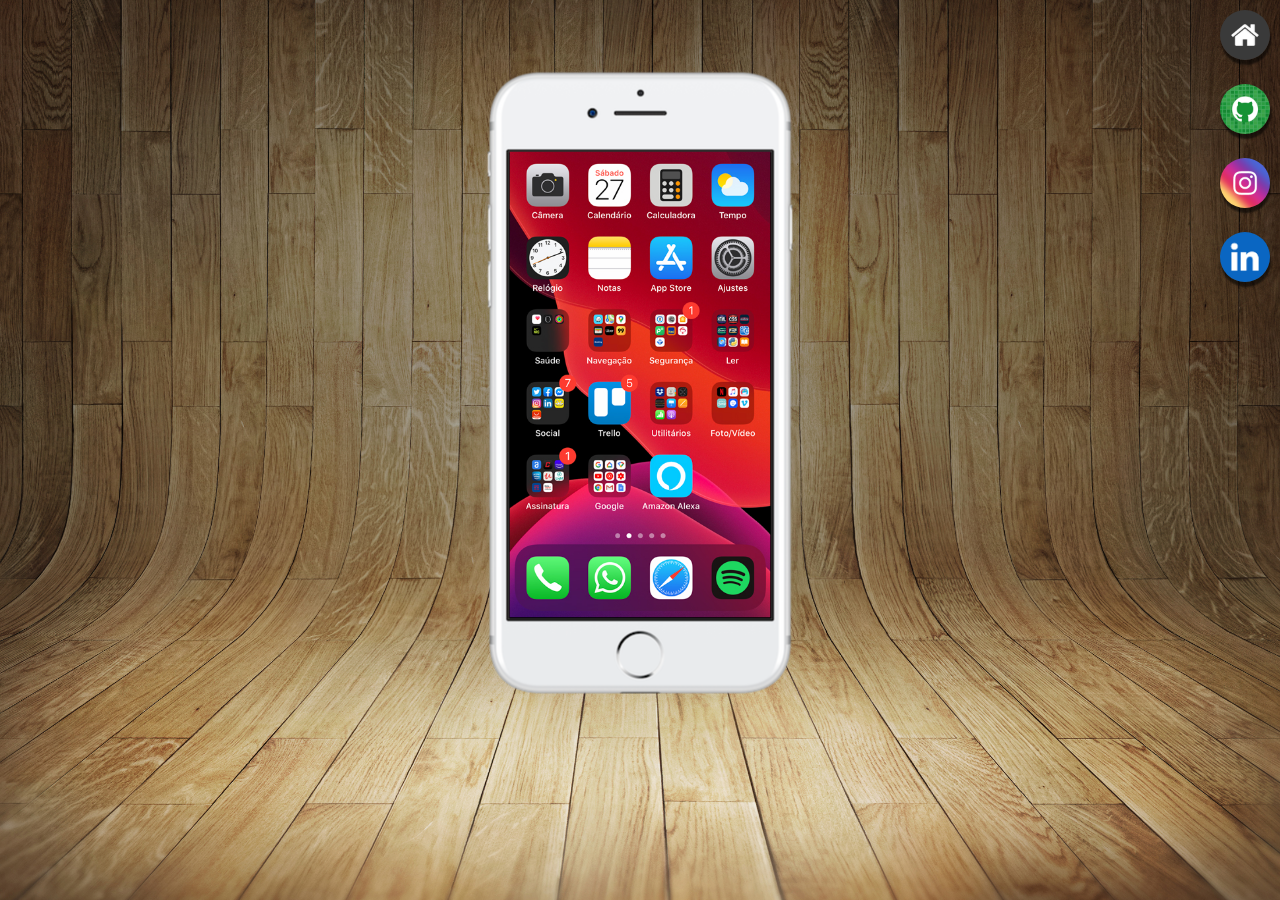
<file: projeto-social/index.html>
<!DOCTYPE html>
<html lang="pt-br">
<head>
    <meta charset="UTF-8">
    <meta http-equiv="X-UA-Compatible" content="IE=edge">
    <meta name="viewport" content="width=device-width, initial-scale=1.0">
    <title>Projeto redes sociais</title>
    <link rel="shortcut icon" href="favicon.ico" type="image/x-icon">
    <link rel="stylesheet" href="estilo/style.css">
   
</head>
<body>
    <header>

    </header>
    <main>
        <section id="celular">
            <iframe src="home.html" frameborder="0" name="tela" id="tela"></iframe>
            <img src="imagens/frame-iphone.png" alt="celular">
    </section>
    <section id="redes">
        <a href="home2.html" target="tela"><img src="imagens/logo-home.jpg" alt="home" class="redes"></a><br>
        <a href="github.html" target="tela"><img src="imagens/logo-github.jpg" alt="github" class="redes"></a><br>
        <a href="instagram.html" target="tela"><img src="imagens/logo-instagram.jpg" alt="instagram" class="redes"></a><br>
        <a href="linkedin.html" target="tela"><img src="imagens/linkedin.png" alt="linkedin" class="redes"></a><br>

    </section>
    </main>
    
    
</body>
</html>
</file>
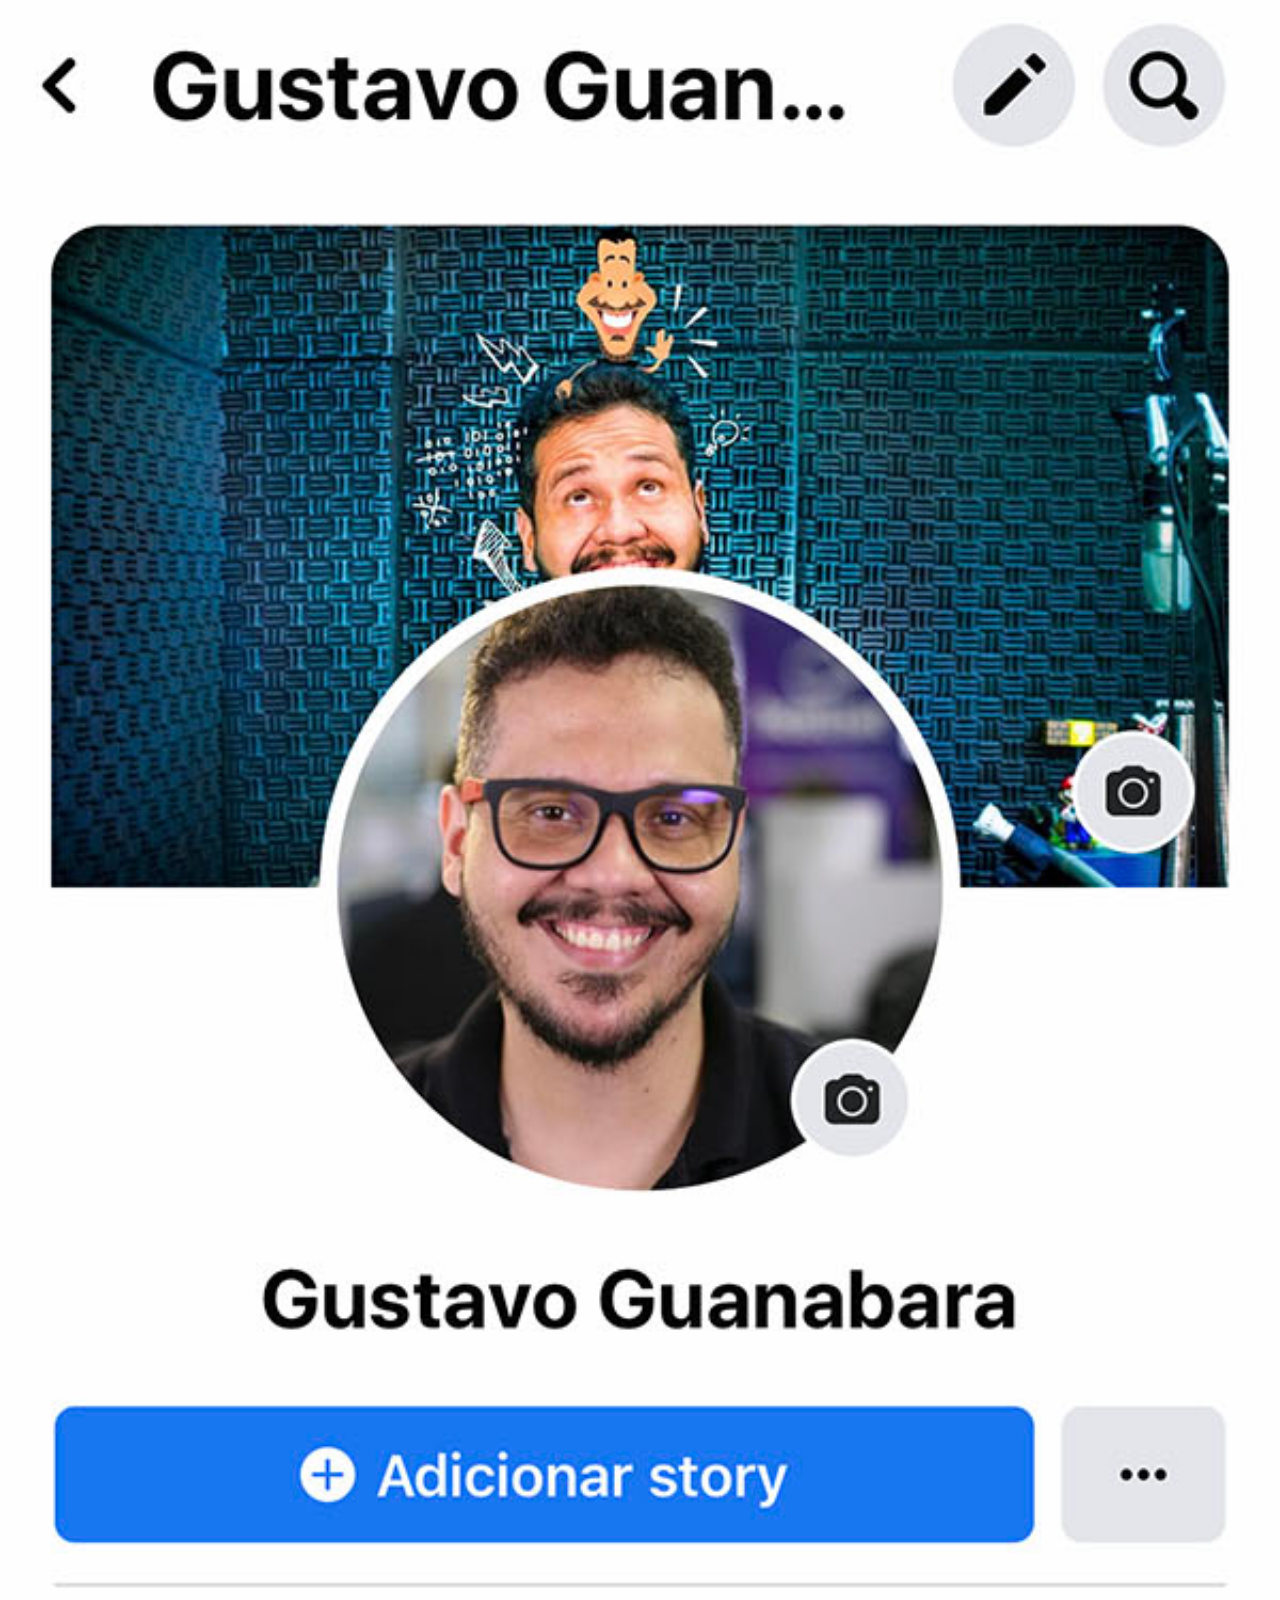
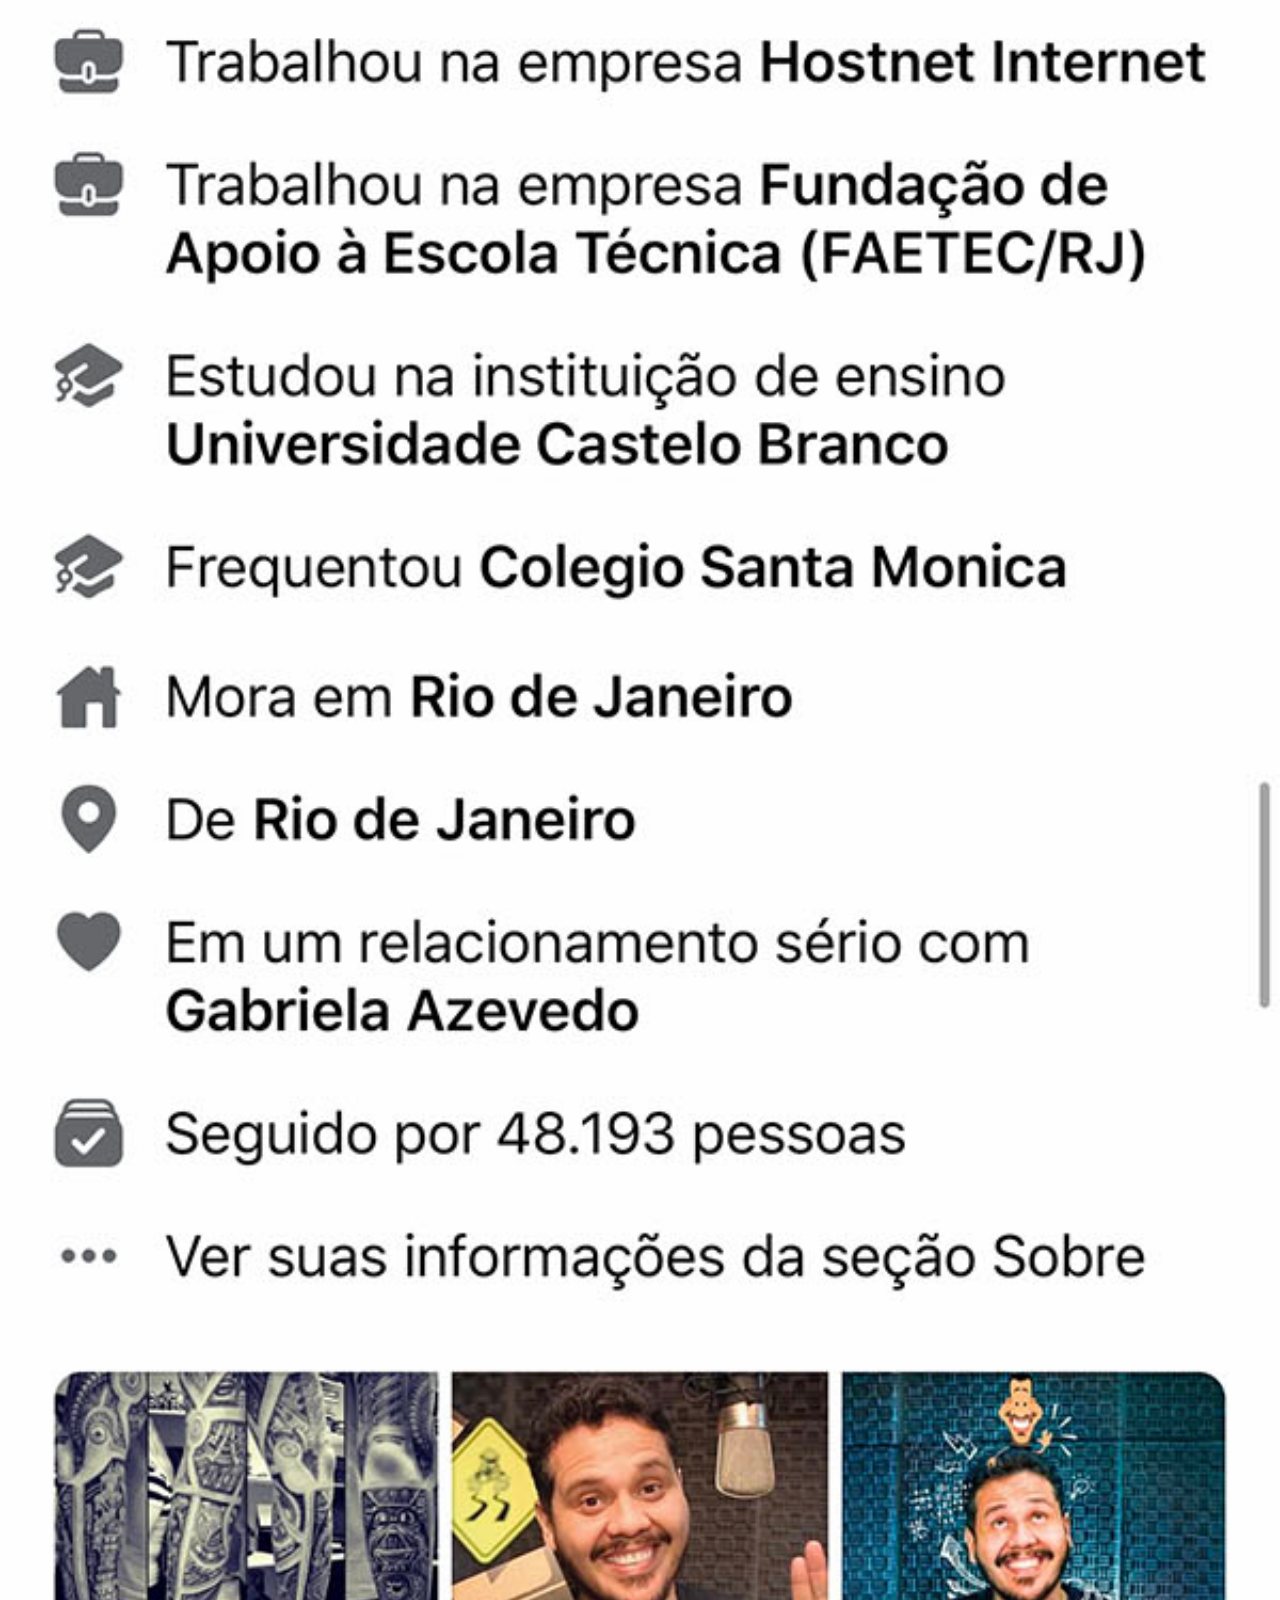
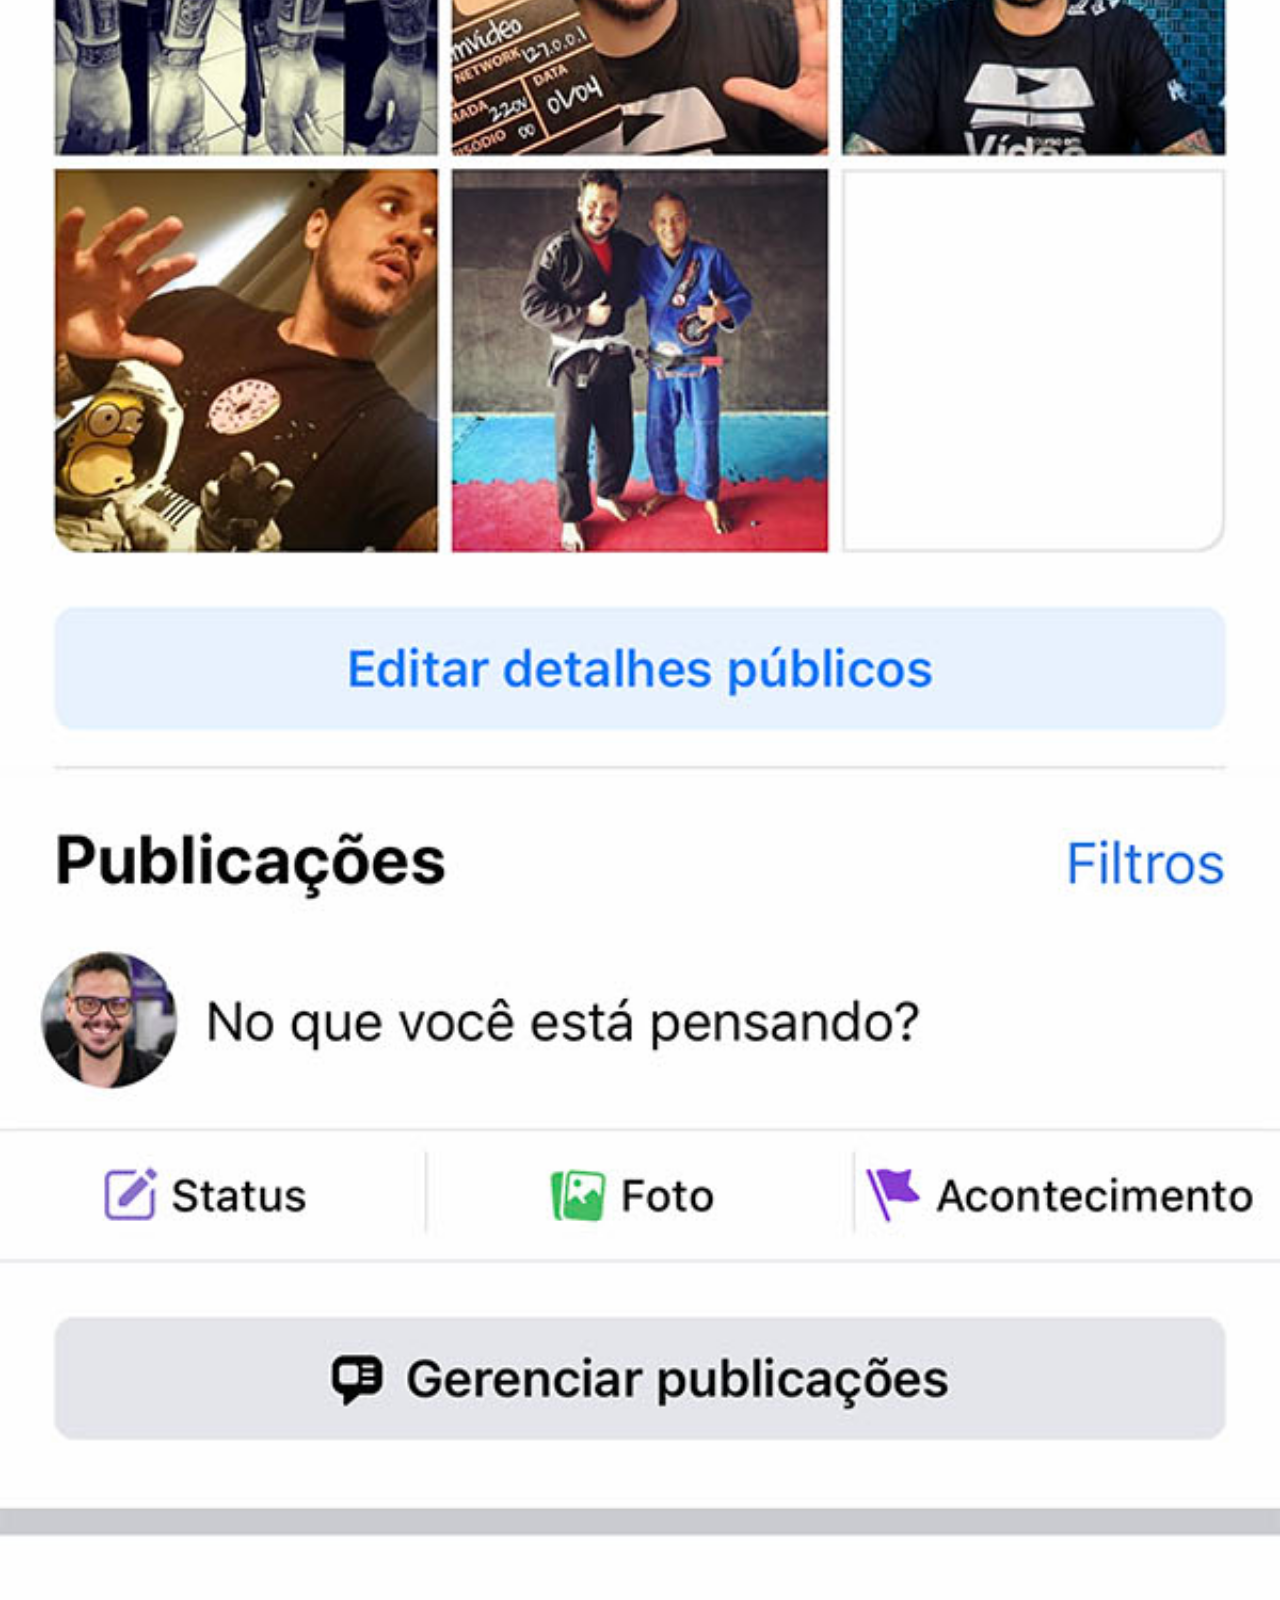
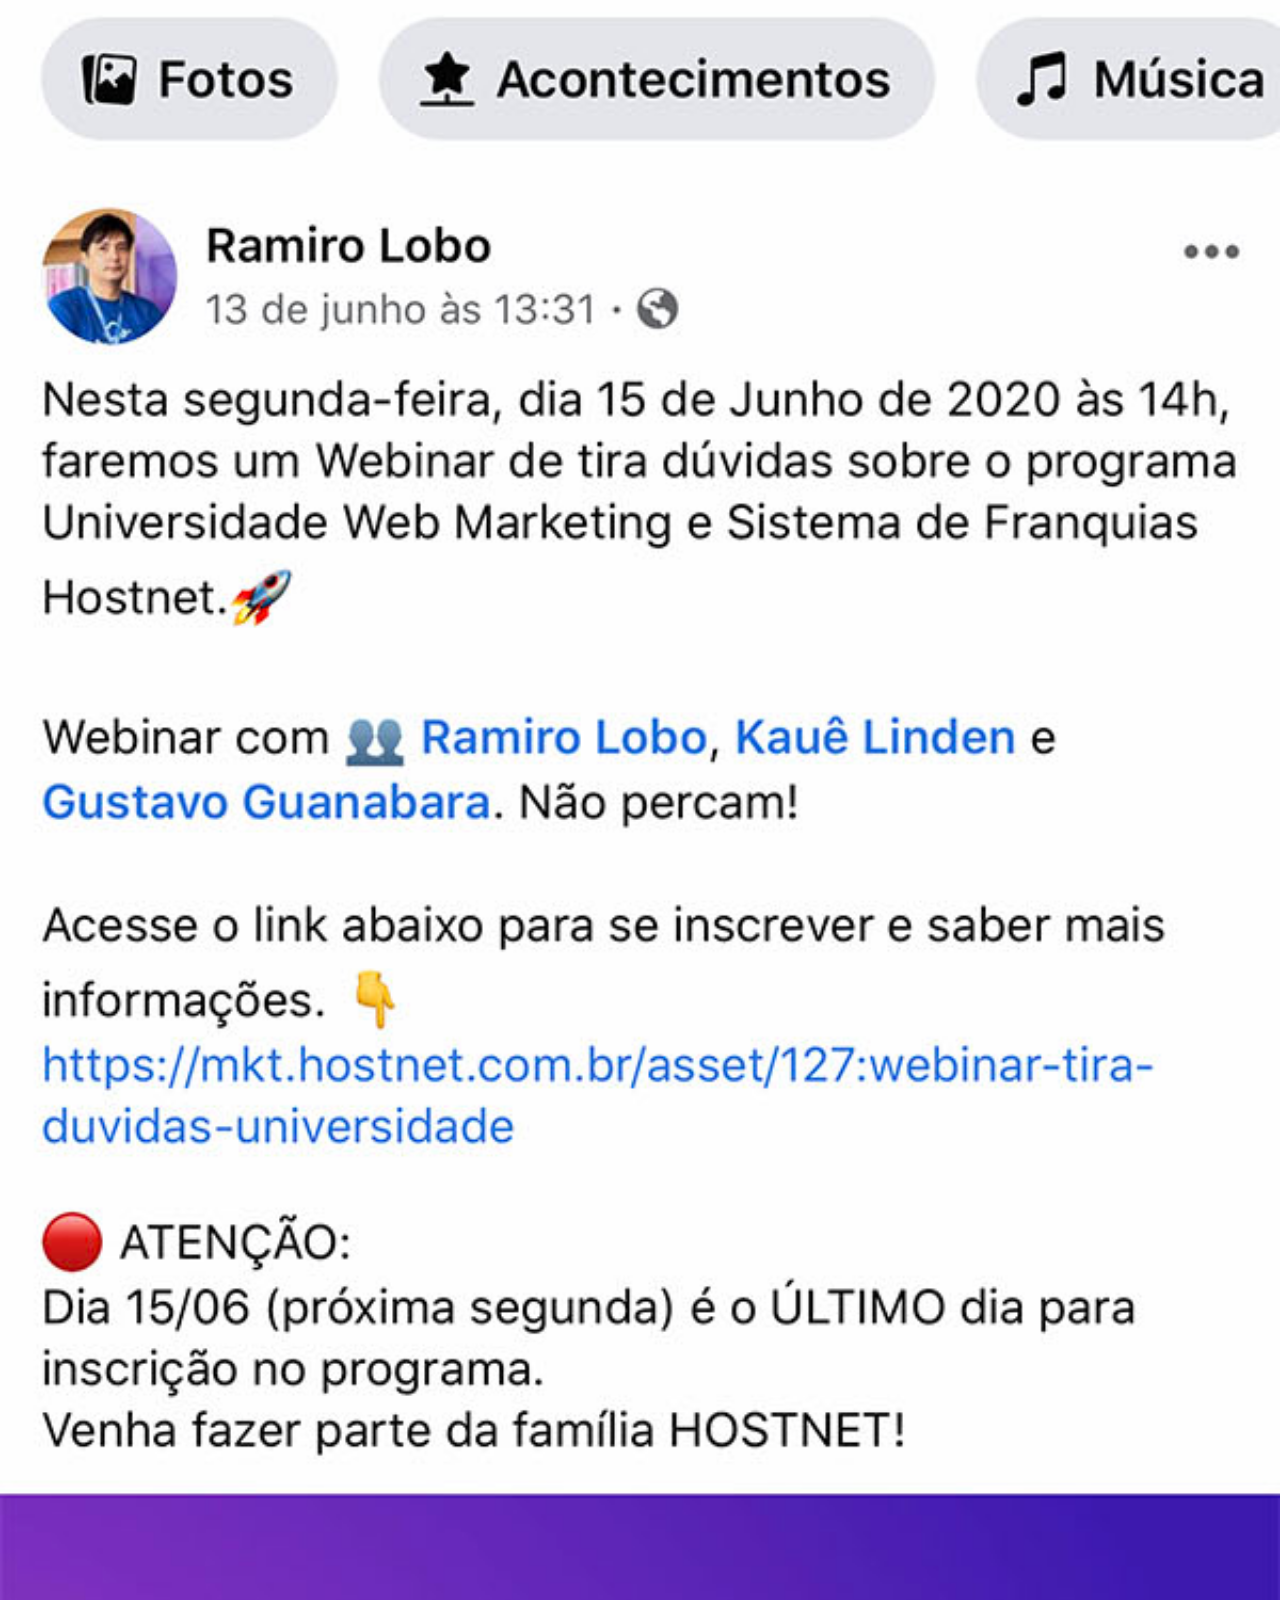
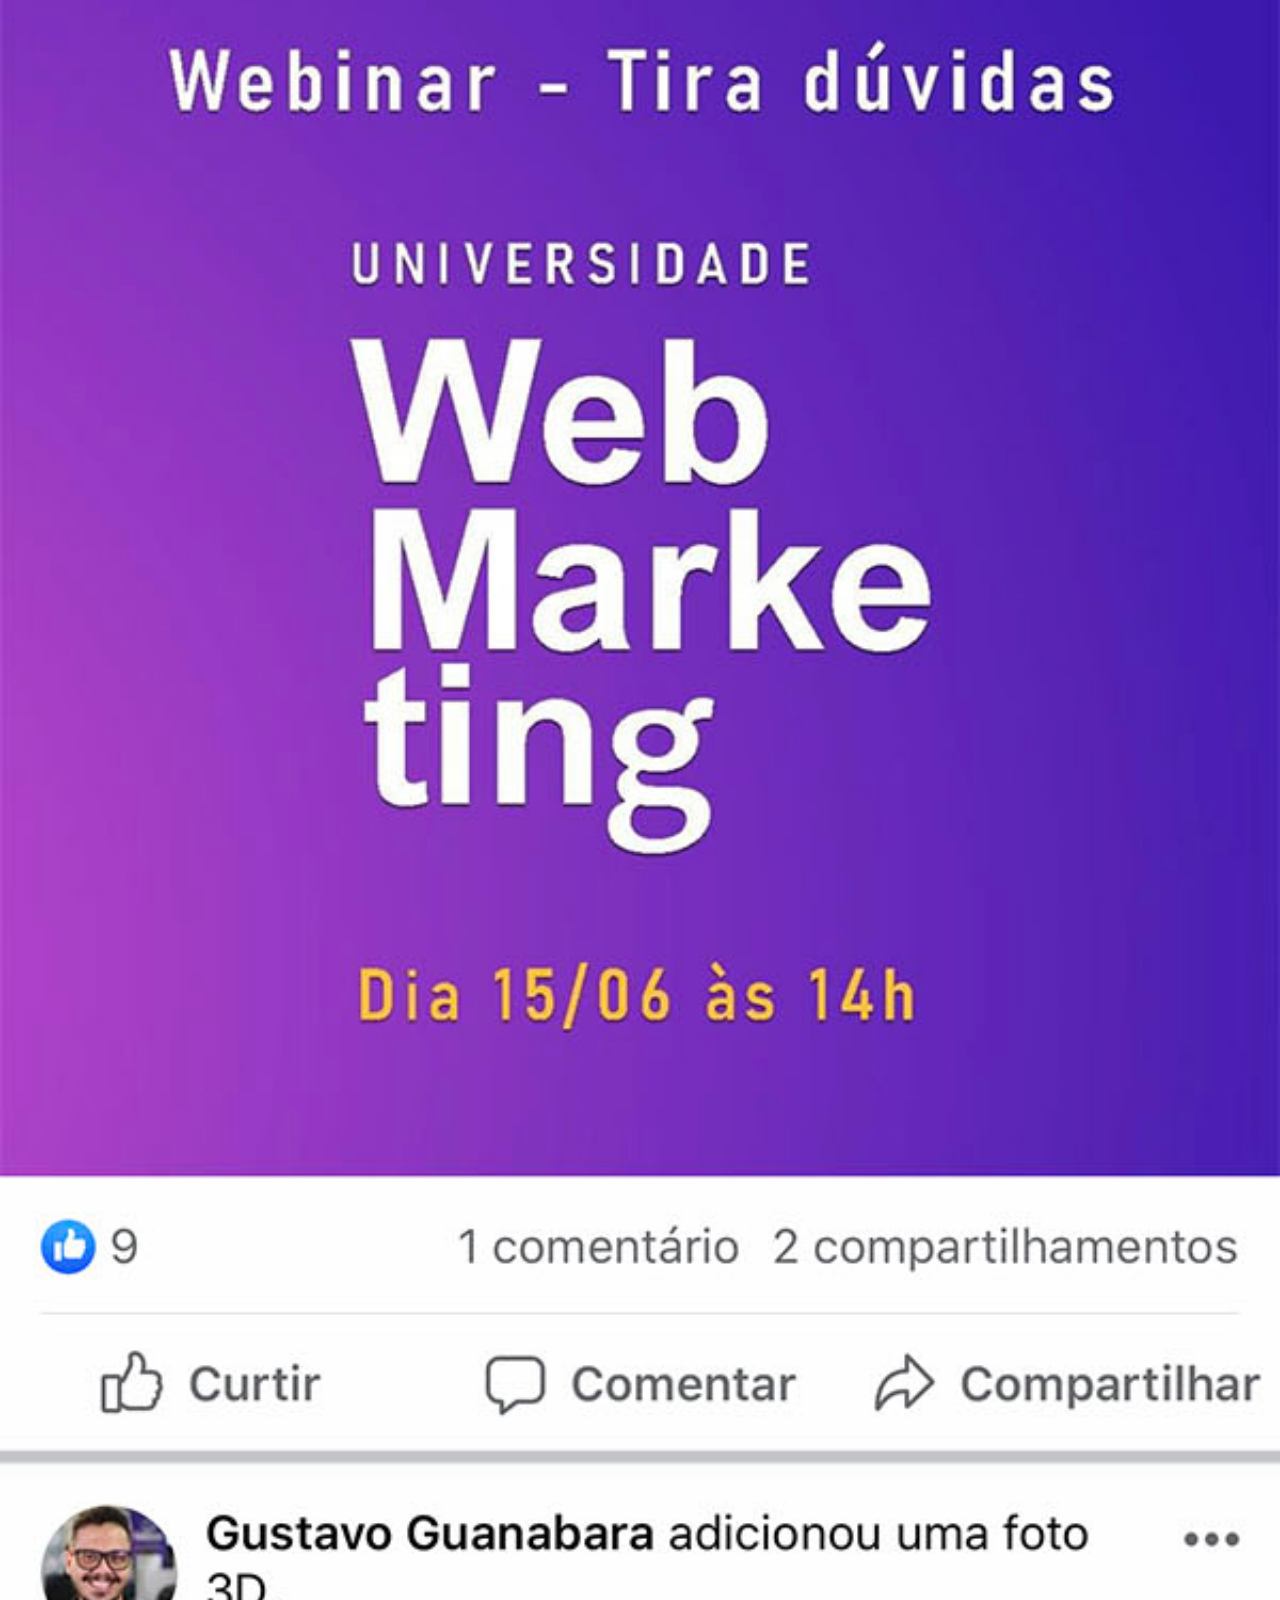
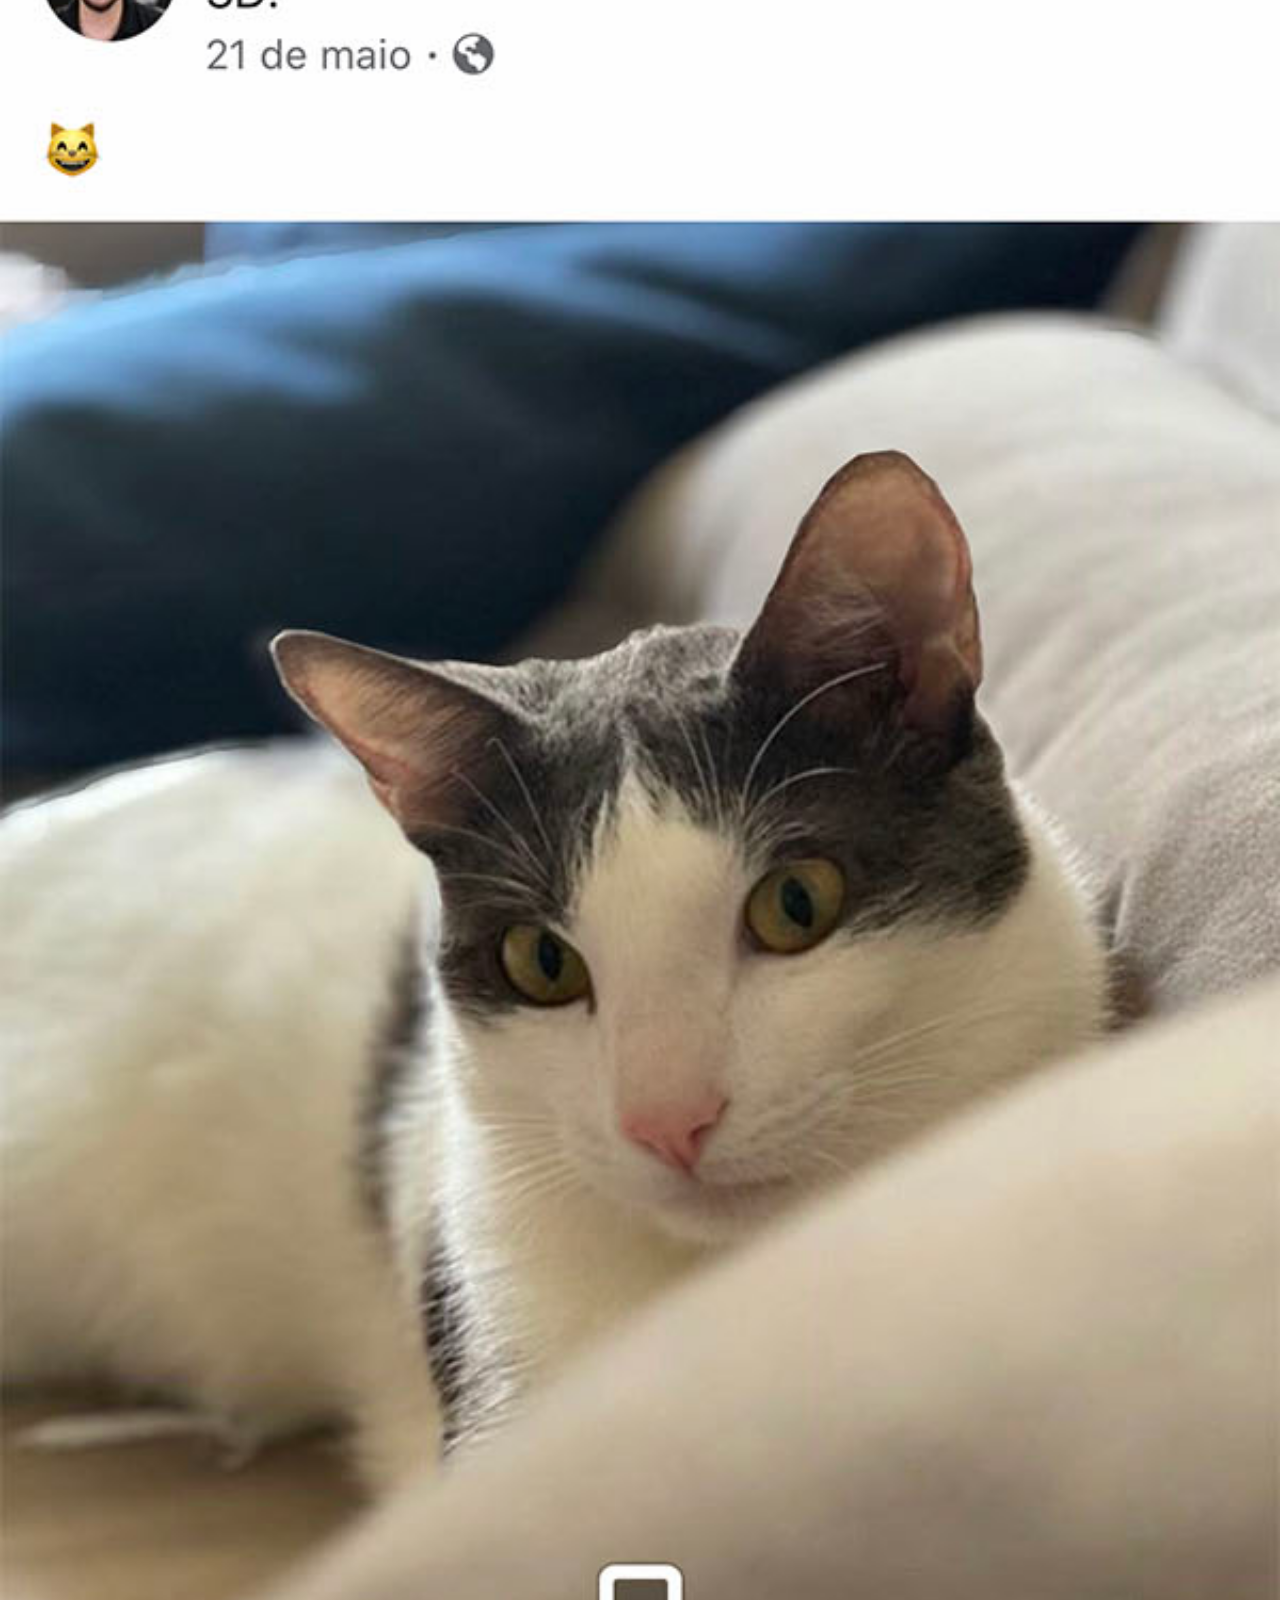
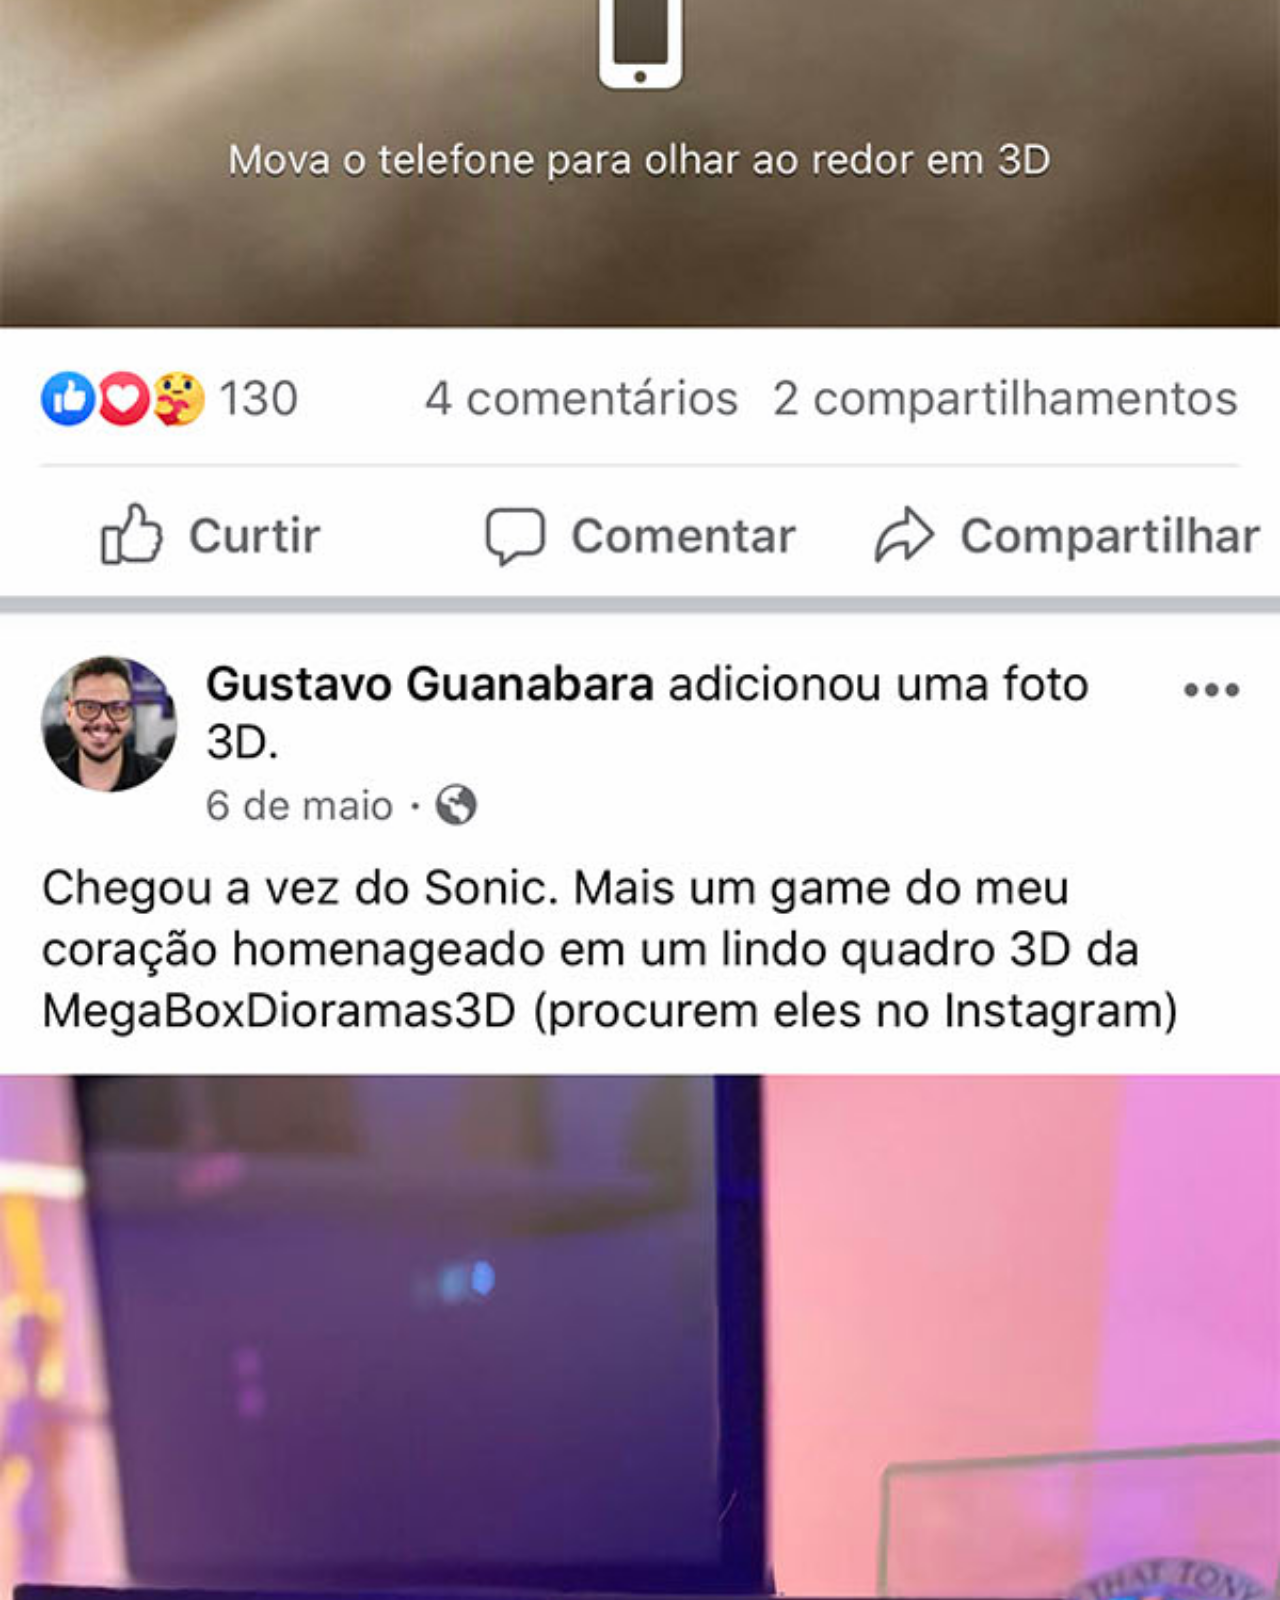
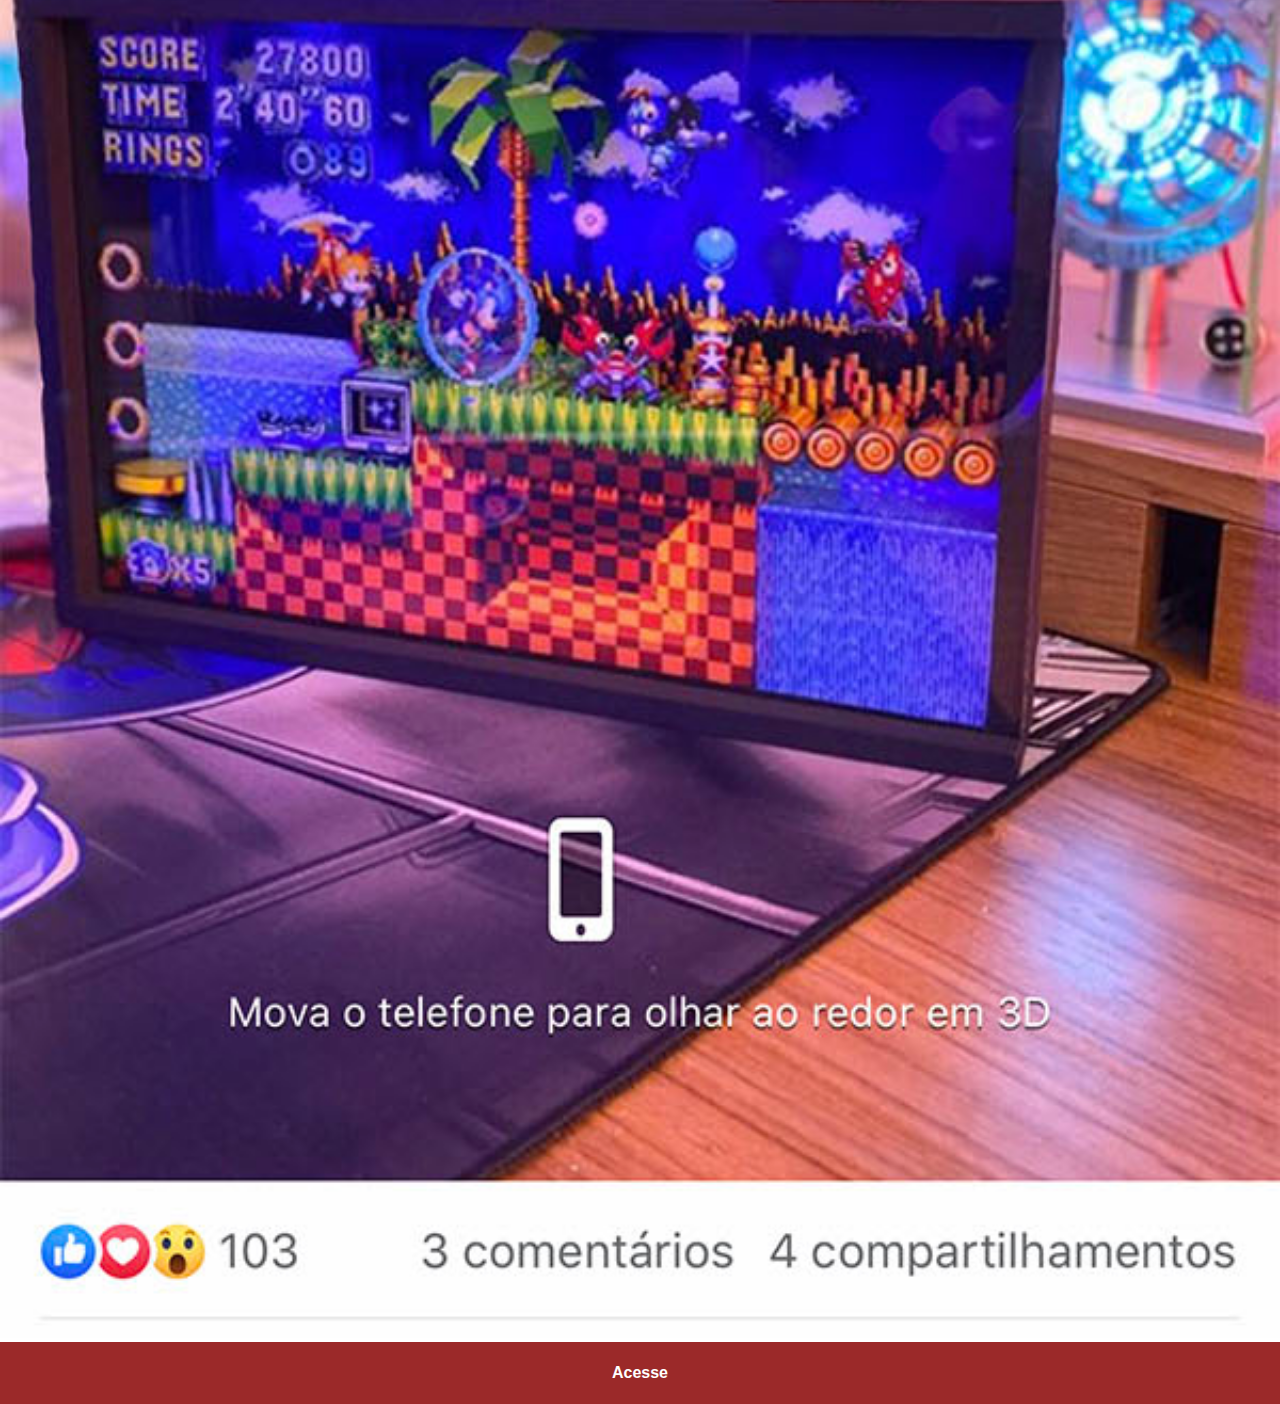
<file: projeto-social/facebook.html>
<!DOCTYPE html>
<html lang="en">
<head>
    <meta charset="UTF-8">
    <meta http-equiv="X-UA-Compatible" content="IE=edge">
    <meta name="viewport" content="width=device-width, initial-scale=1.0">
    <title>Facebook</title>
    <link rel="stylesheet" href="estilo/socialstyle.css">
</head>
<body>
   <img src="imagens/tela-facebook.jpg" alt="facebook">
   <a href="https://www.facebook.com/rone.arruda.73/" target="_blank">Acesse</a> 
</body>
</html>
</file>
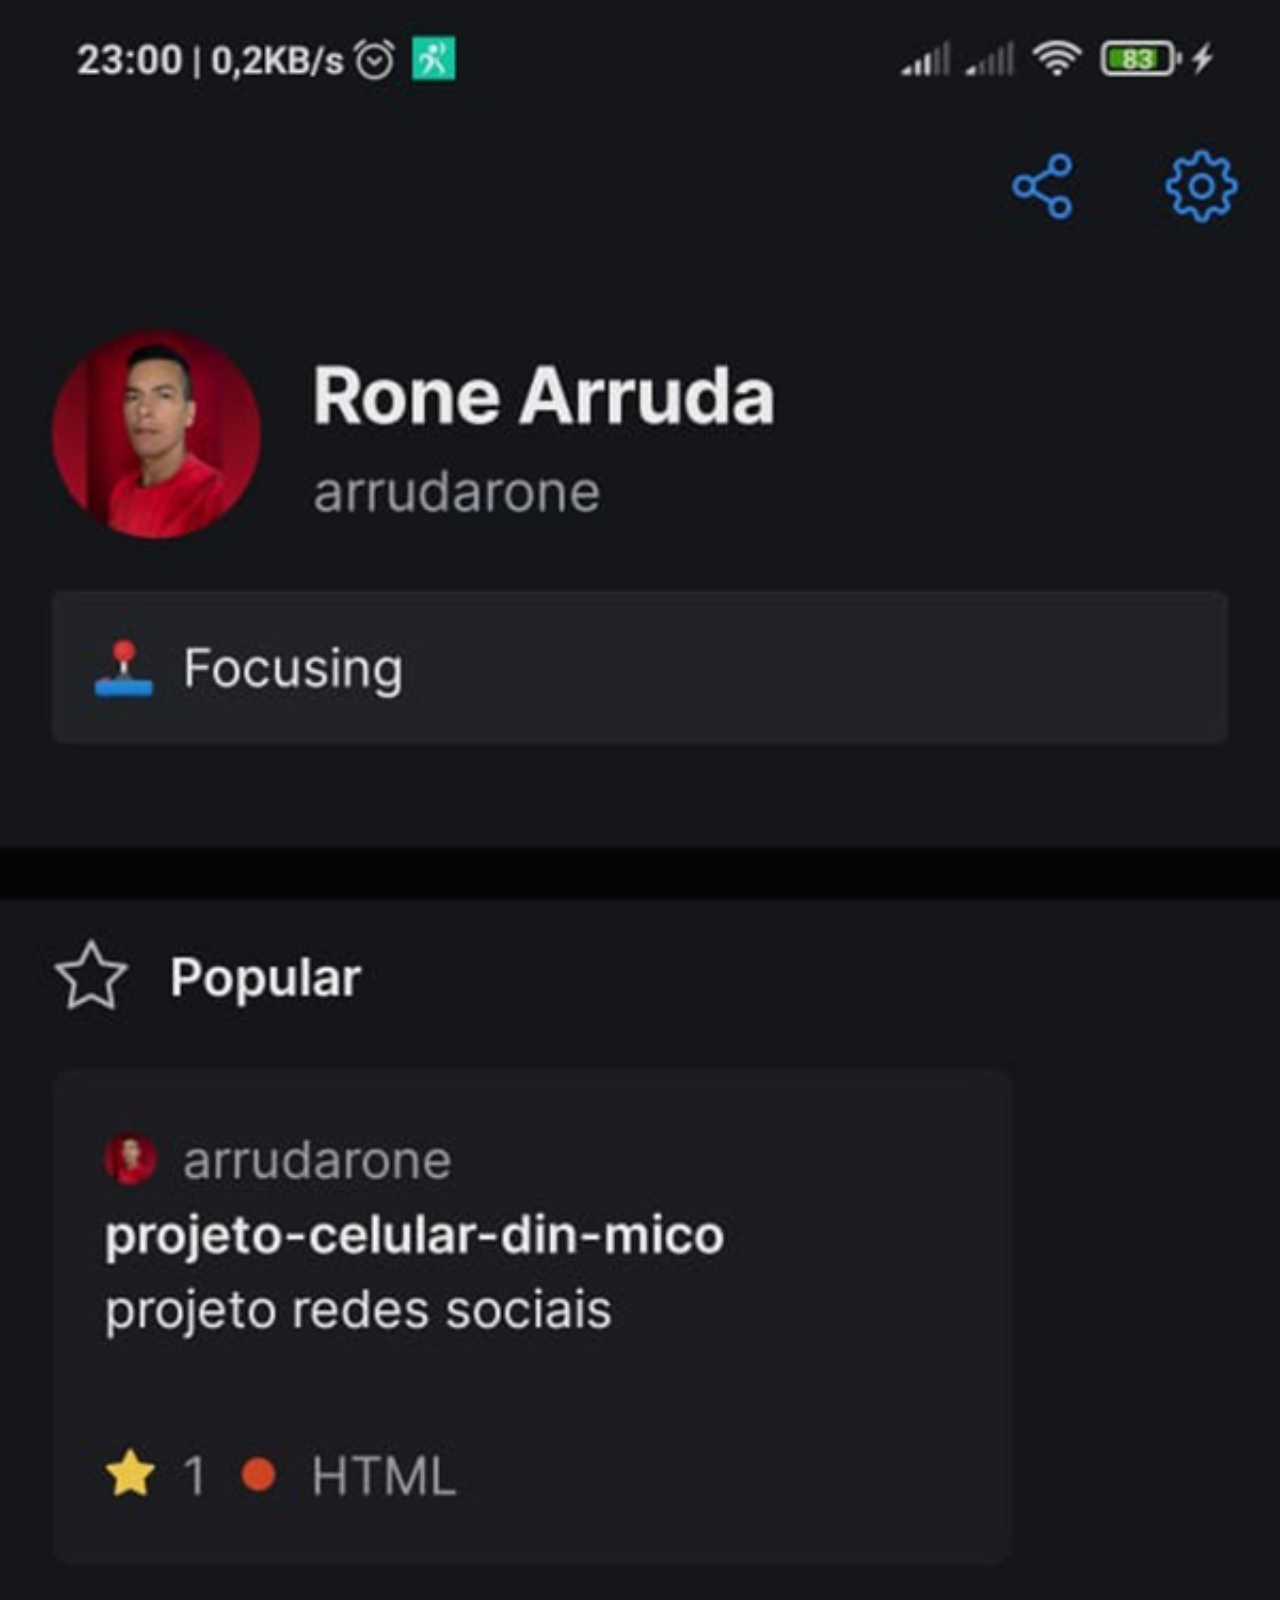
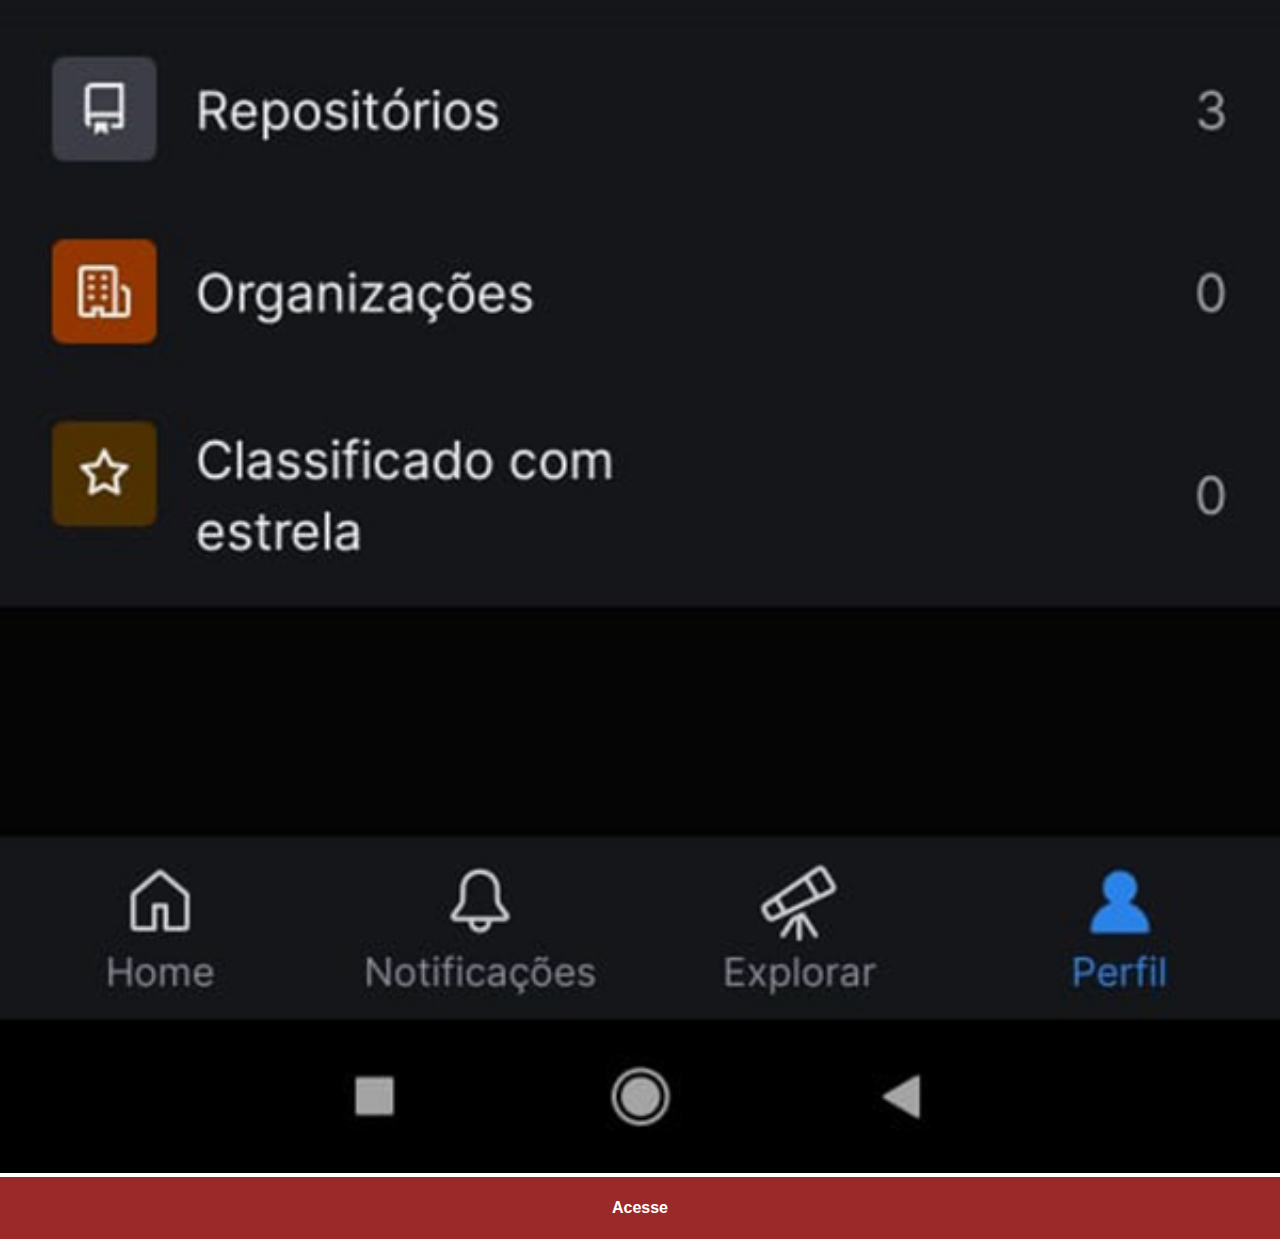
<file: projeto-social/github.html>
<!DOCTYPE html>
<html lang="pt-br">
<head>
    <meta charset="UTF-8">
    <meta http-equiv="X-UA-Compatible" content="IE=edge">
    <meta name="viewport" content="width=device-width, initial-scale=1.0">
    <title>github</title>
    <link rel="stylesheet" href="estilo/socialstyle.css">
</head>
<body>
    <img src="imagens/rone-github.jpg" alt="github">
    <a href="https://github.com/arrudarone" target="_blank">Acesse</a>
</body>
</html>
</file>
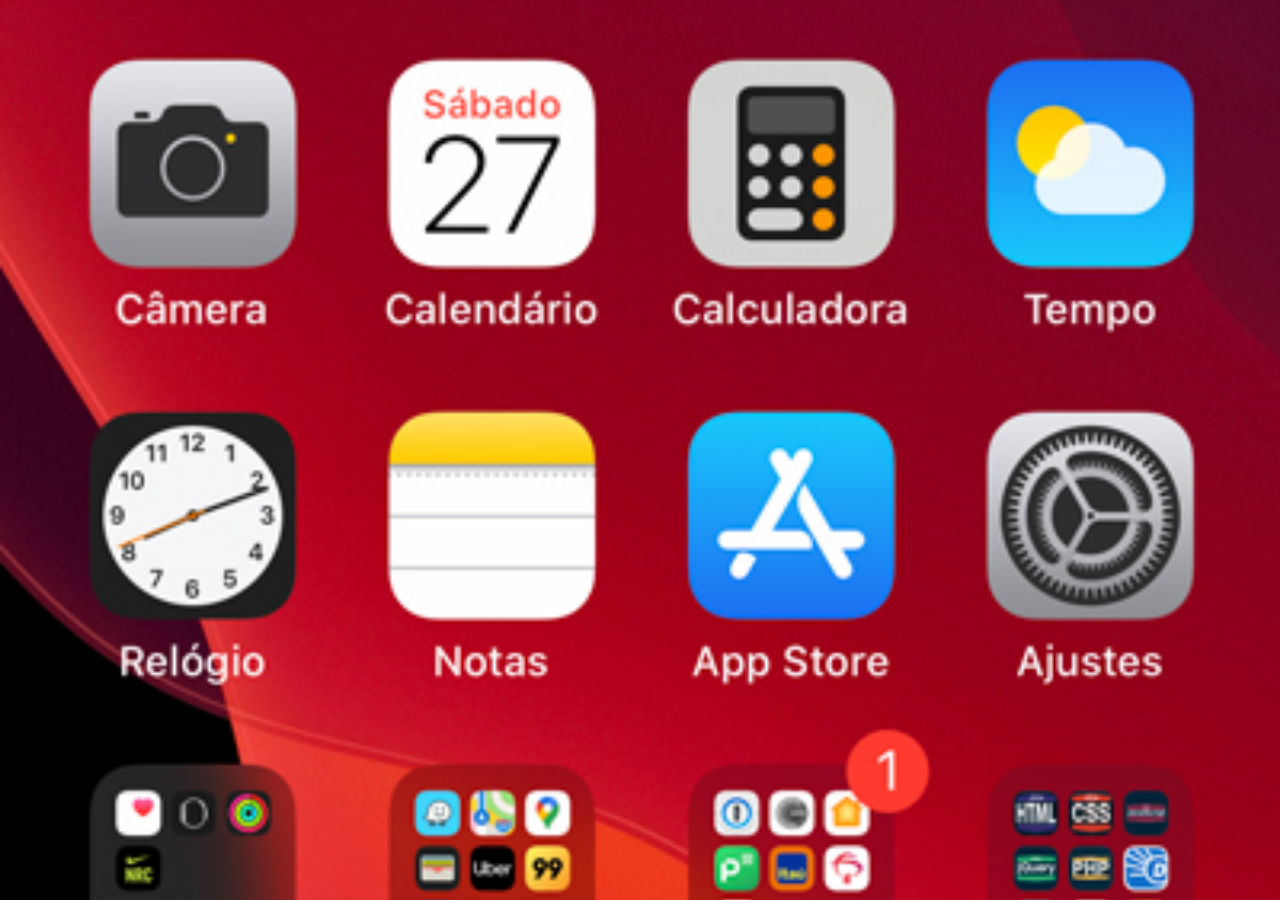
<file: projeto-social/home.html>
<!DOCTYPE html>
<html lang="pt-br">
<head>
    <meta charset="UTF-8">
    <meta http-equiv="X-UA-Compatible" content="IE=edge">
    <meta name="viewport" content="width=device-width, initial-scale=1.0">
    <title>home</title>
    <style>
        *{
            margin: 0px;
            padding: 0px;
        }
        body{
            width: 100vw;
            height: 100vh;
            background: url(imagens/tela-home.jpg) no-repeat top center;
            background-size: cover;
        }
    </style>
</head>
<body>
    
</body>
</html>
</file>
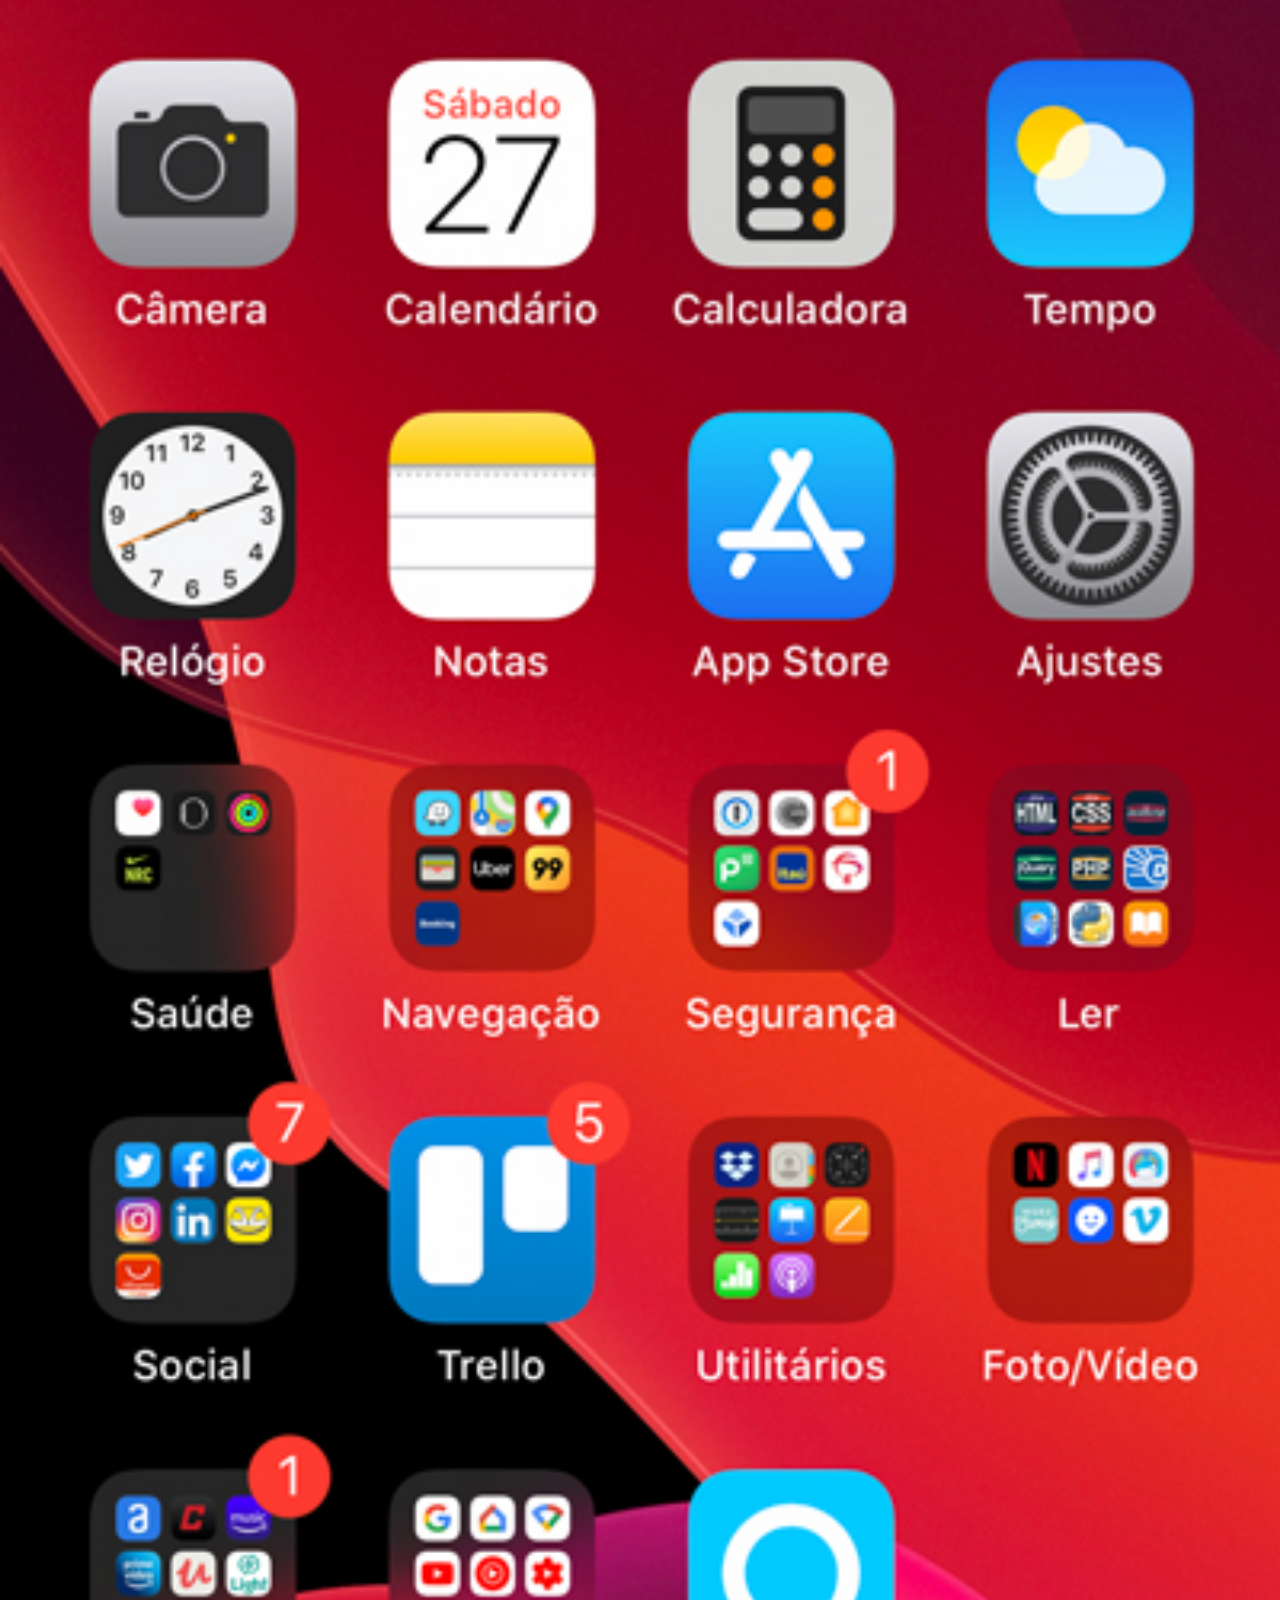
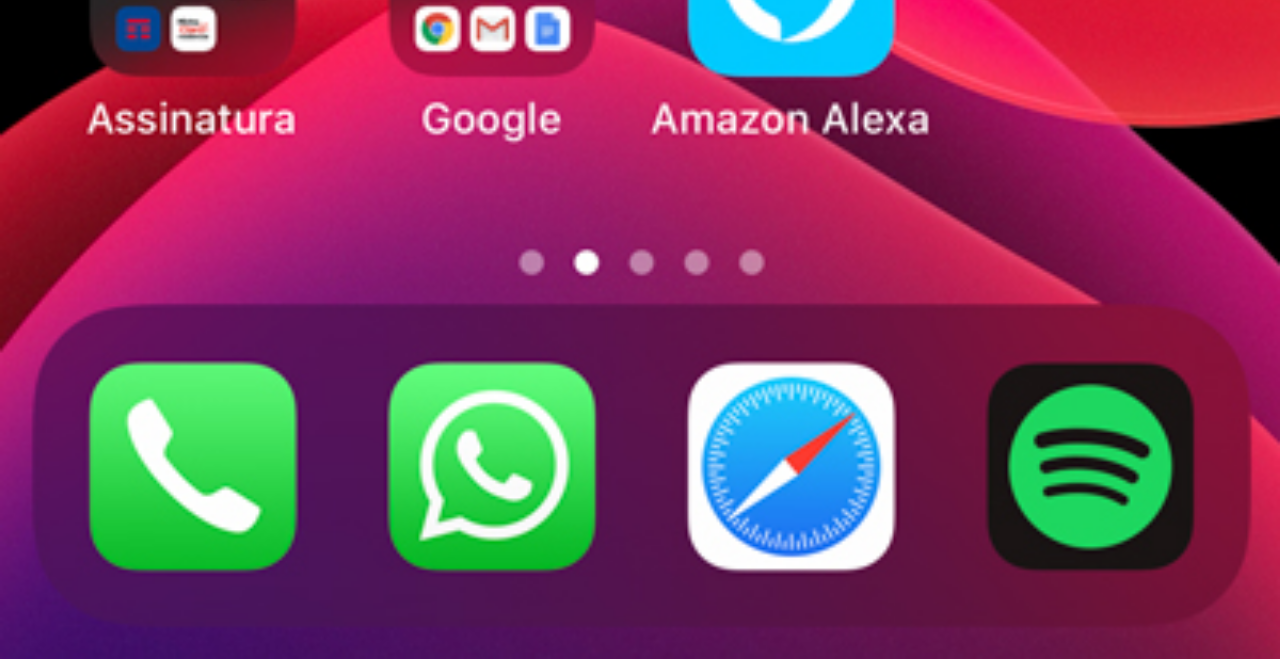
<file: projeto-social/home2.html>
<!DOCTYPE html>
<html lang="en">
<head>
    <meta charset="UTF-8">
    <meta http-equiv="X-UA-Compatible" content="IE=edge">
    <meta name="viewport" content="width=device-width, initial-scale=1.0">
    <title>home</title>
    <link rel="stylesheet" href="estilo/socialstyle.css">
</head>
<body>
   <img src="imagens/tela-home.jpg" alt="home"> 
</body>
</html>
</file>
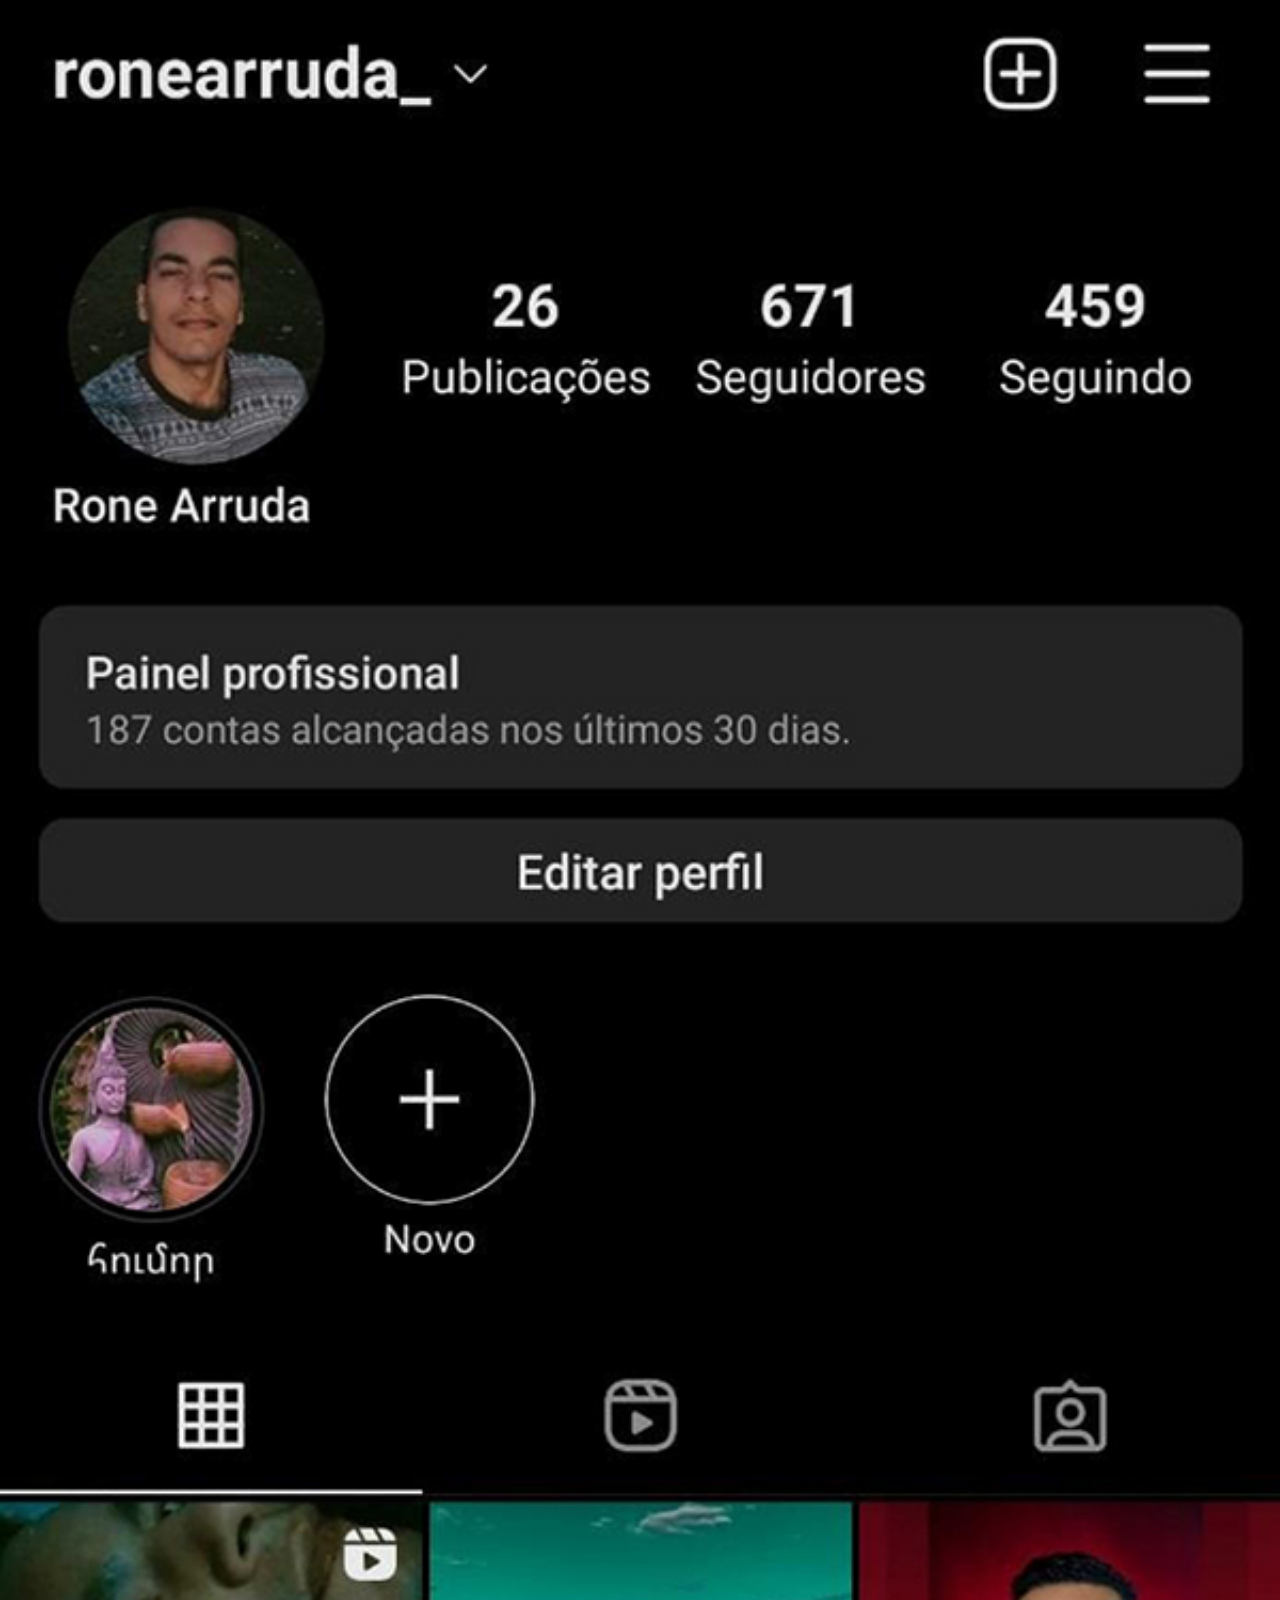
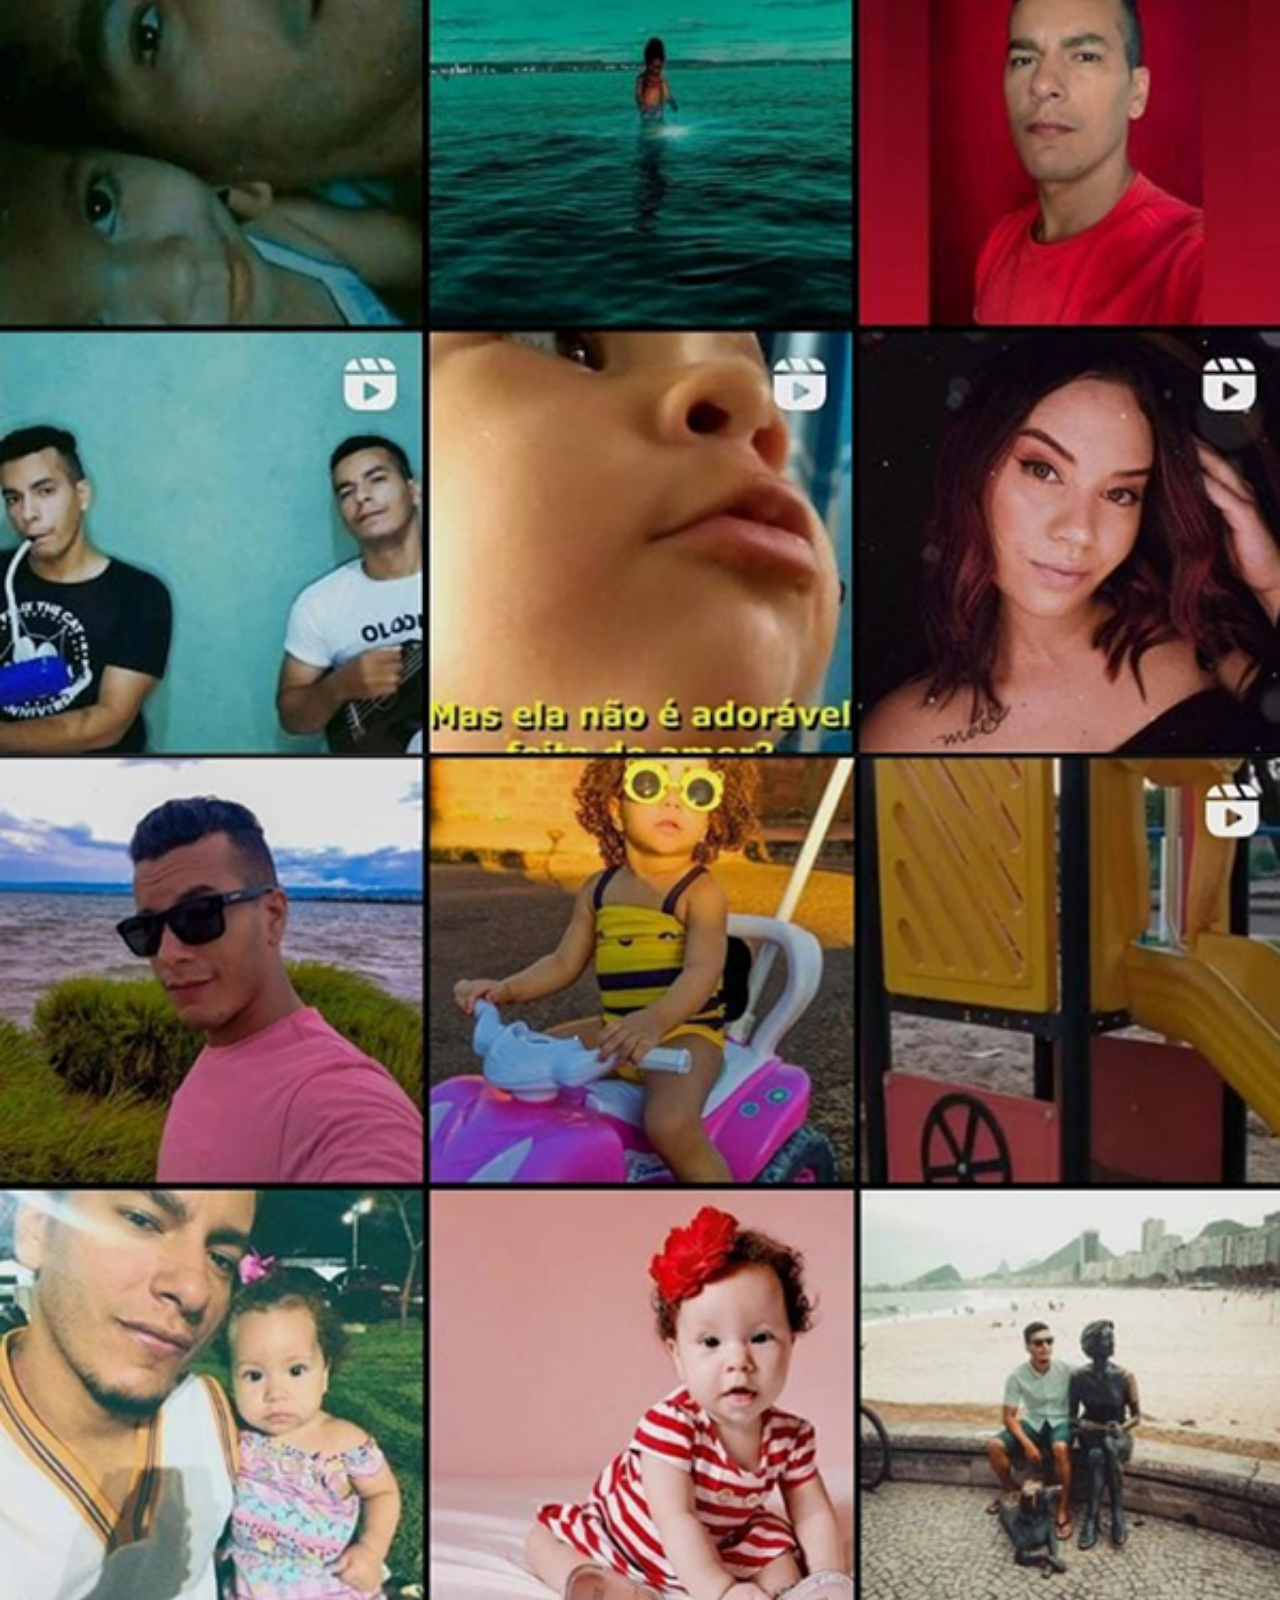
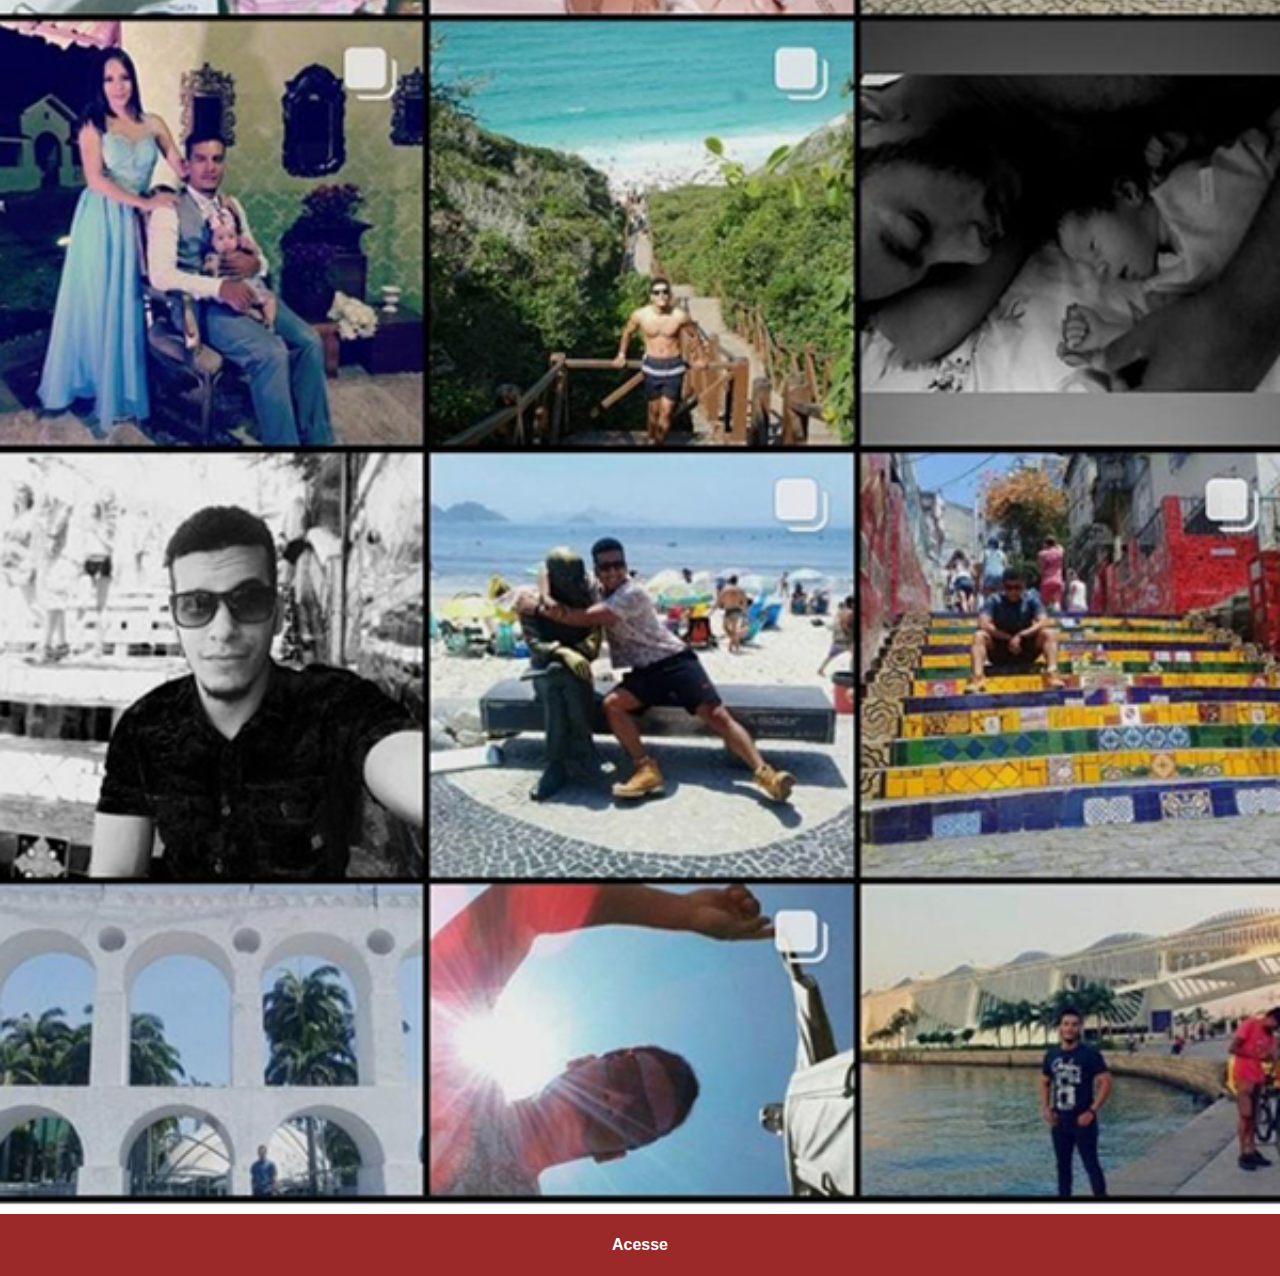
<file: projeto-social/instagram.html>
<!DOCTYPE html>
    <html lang="en">
    <head>
        <meta charset="UTF-8">
        <meta http-equiv="X-UA-Compatible" content="IE=edge">
        <meta name="viewport" content="width=device-width, initial-scale=1.0">
        <title>Document</title>
        <link rel="stylesheet" href="estilo/socialstyle.css">
    </head>
    <body>
       <img src="imagens/rone-insta.jpg" alt="instagram">
       <a href="https://www.instagram.com/ronearruda_/" target="_blank">Acesse</a> 
    </body>
    </html>
</file>
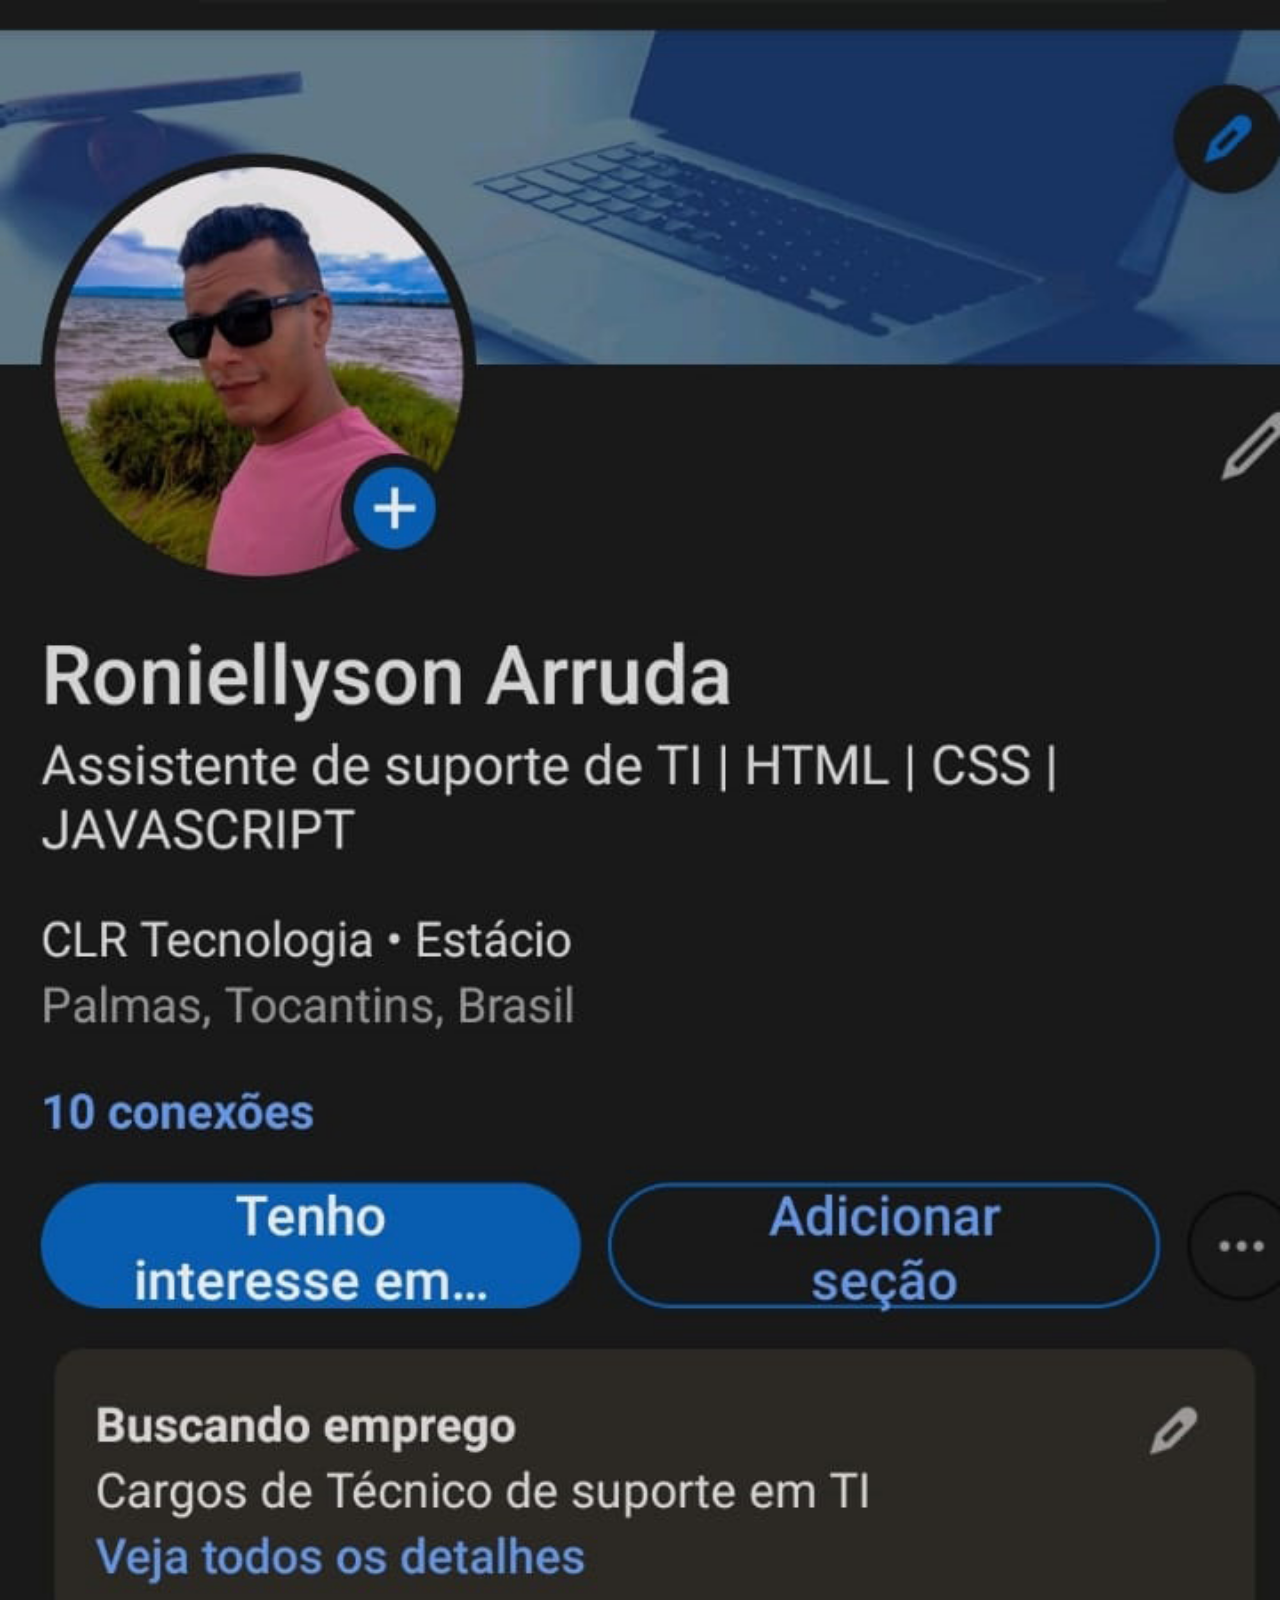
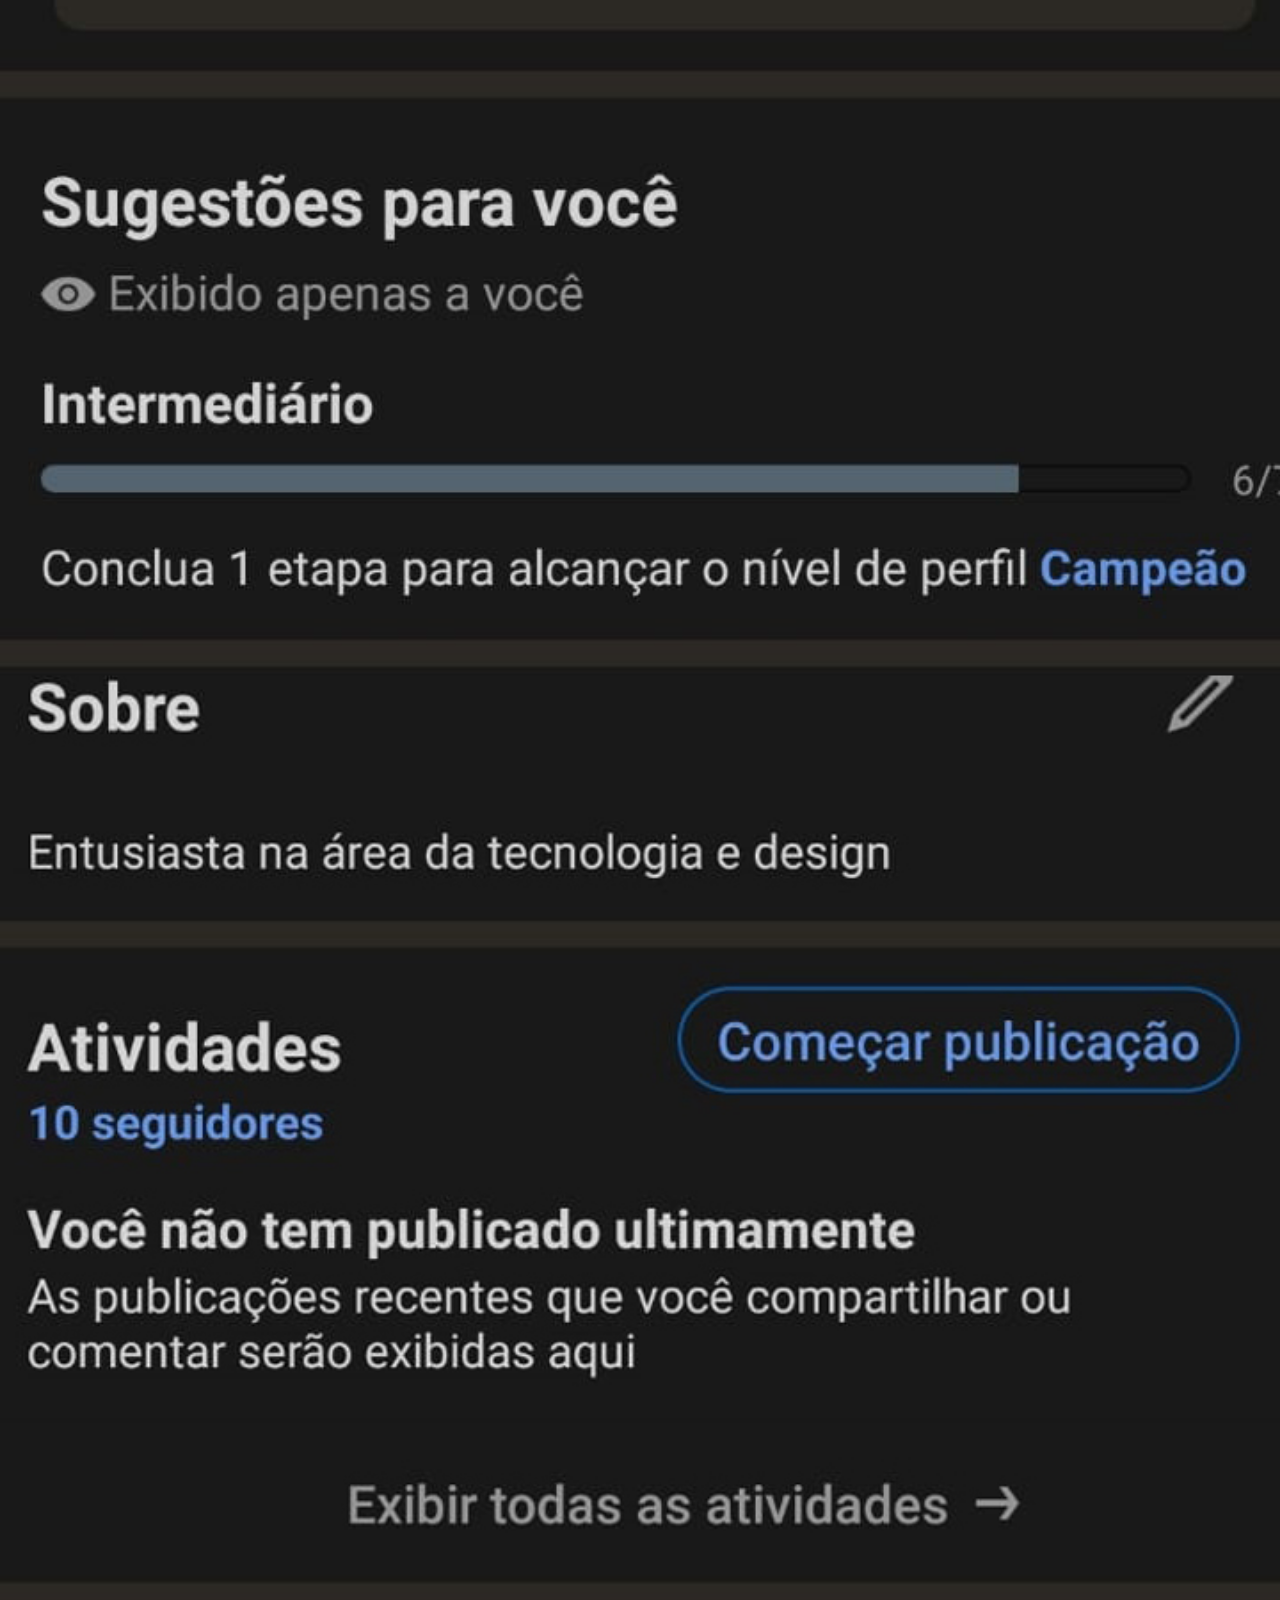
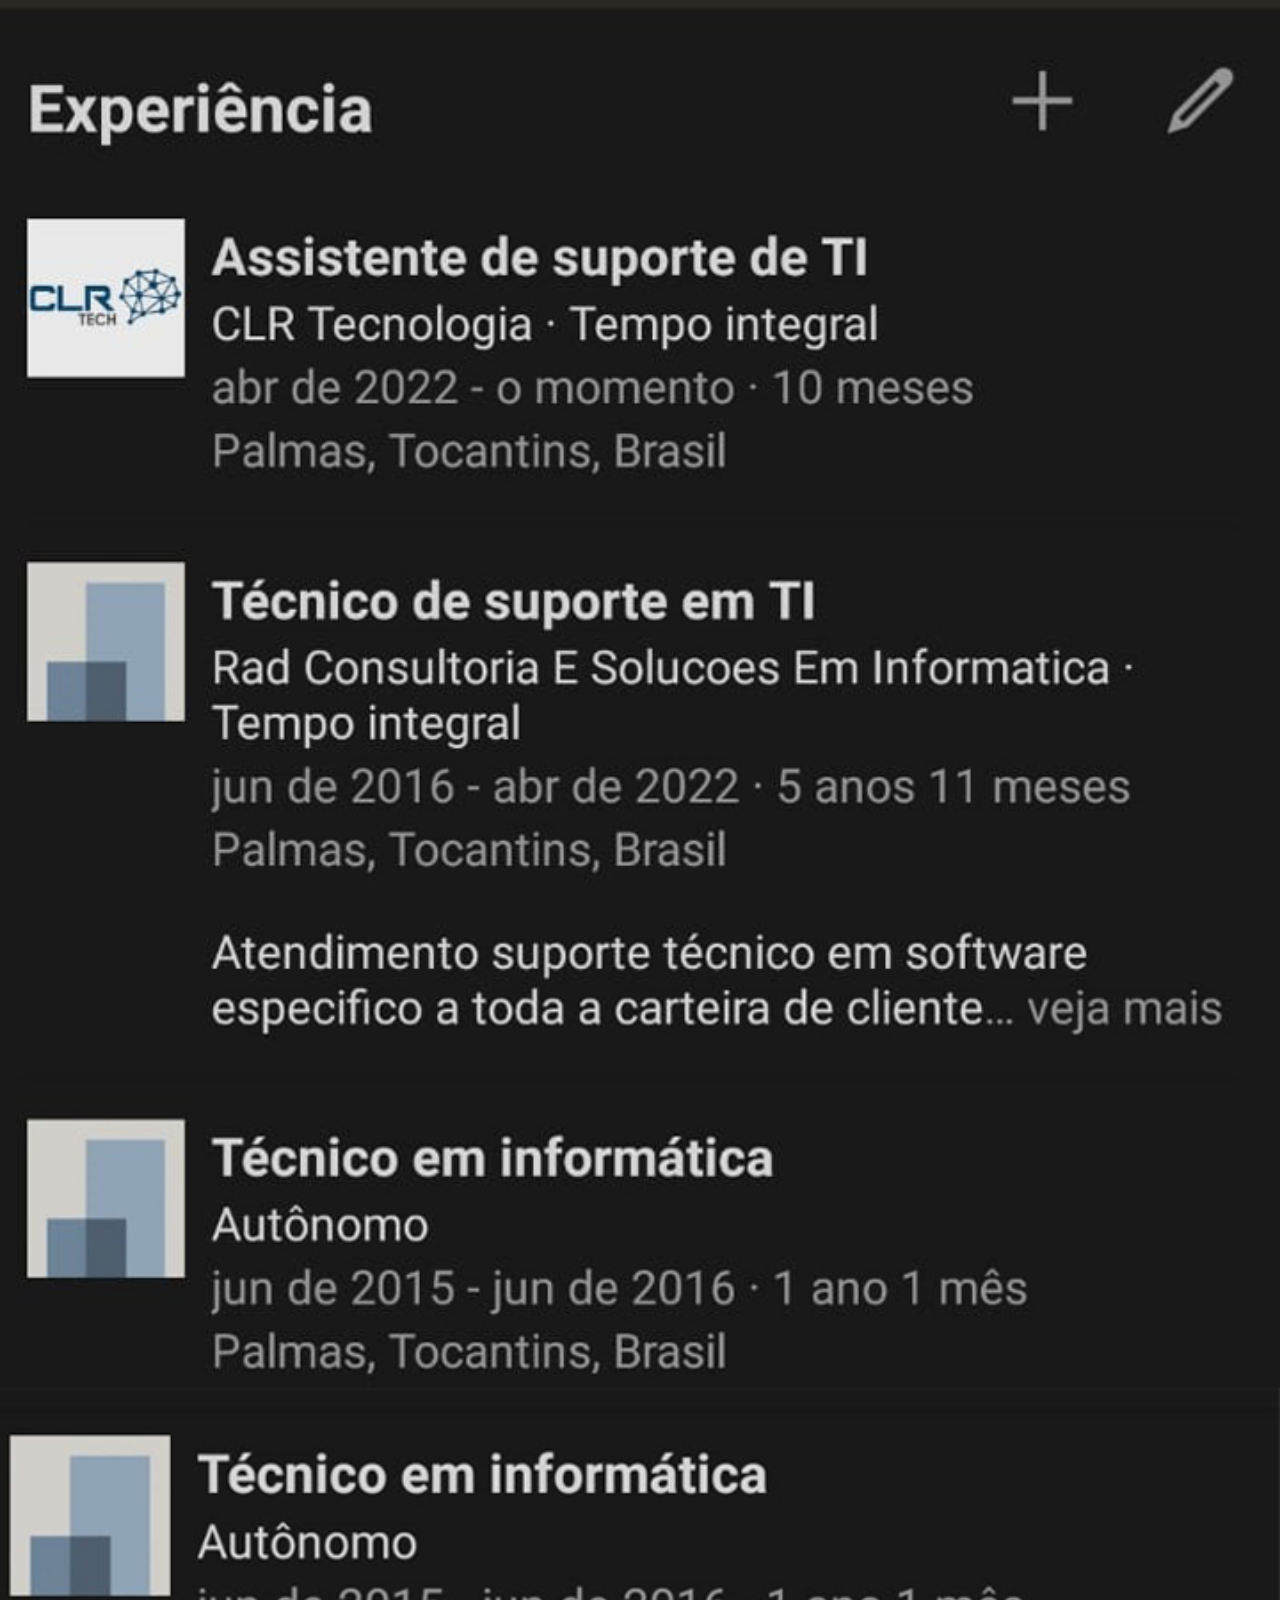
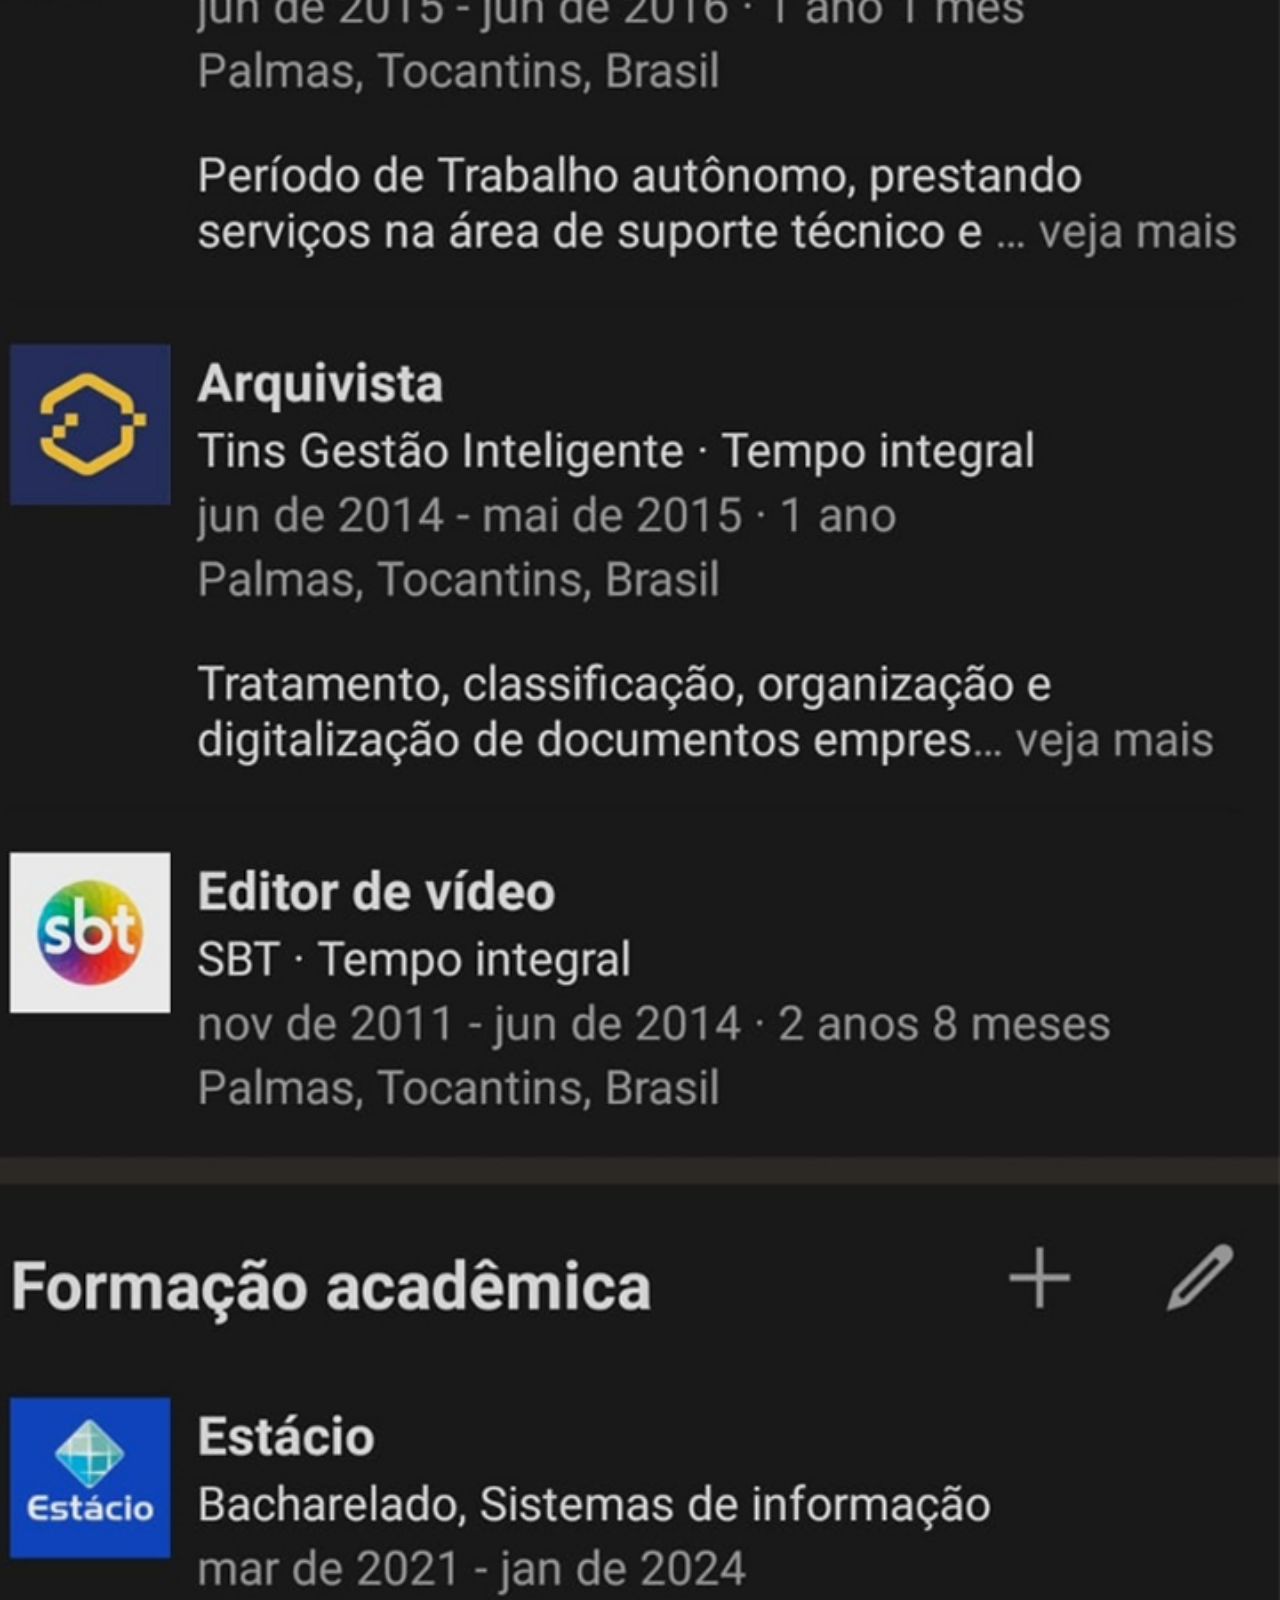
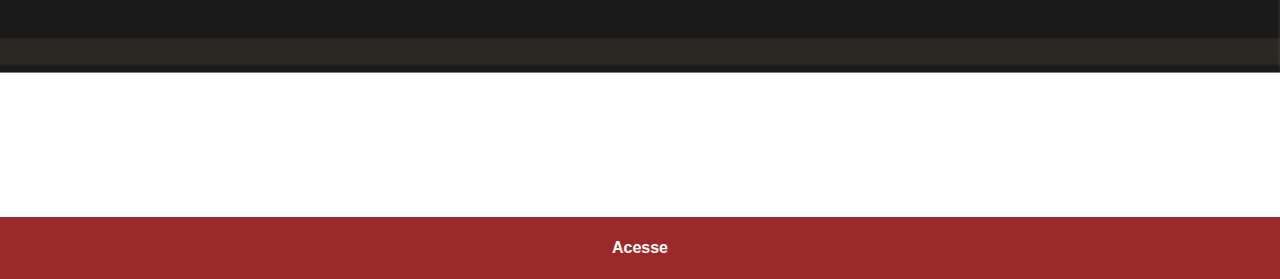
<file: projeto-social/linkedin.html>
<!DOCTYPE html>
<html lang="en">
<head>
    <meta charset="UTF-8">
    <meta http-equiv="X-UA-Compatible" content="IE=edge">
    <meta name="viewport" content="width=device-width, initial-scale=1.0">
    <title>linkedin</title>
    <link rel="stylesheet" href="estilo/socialstyle.css">
</head>
<body>
   <img src="imagens/rone-linkedin.jpg" alt="linkedin">
   <a href="https://www.linkedin.com/in/roniellyson-arruda-0678a7133/" target="_blank">Acesse</a> 
</body>
</html>
</file>
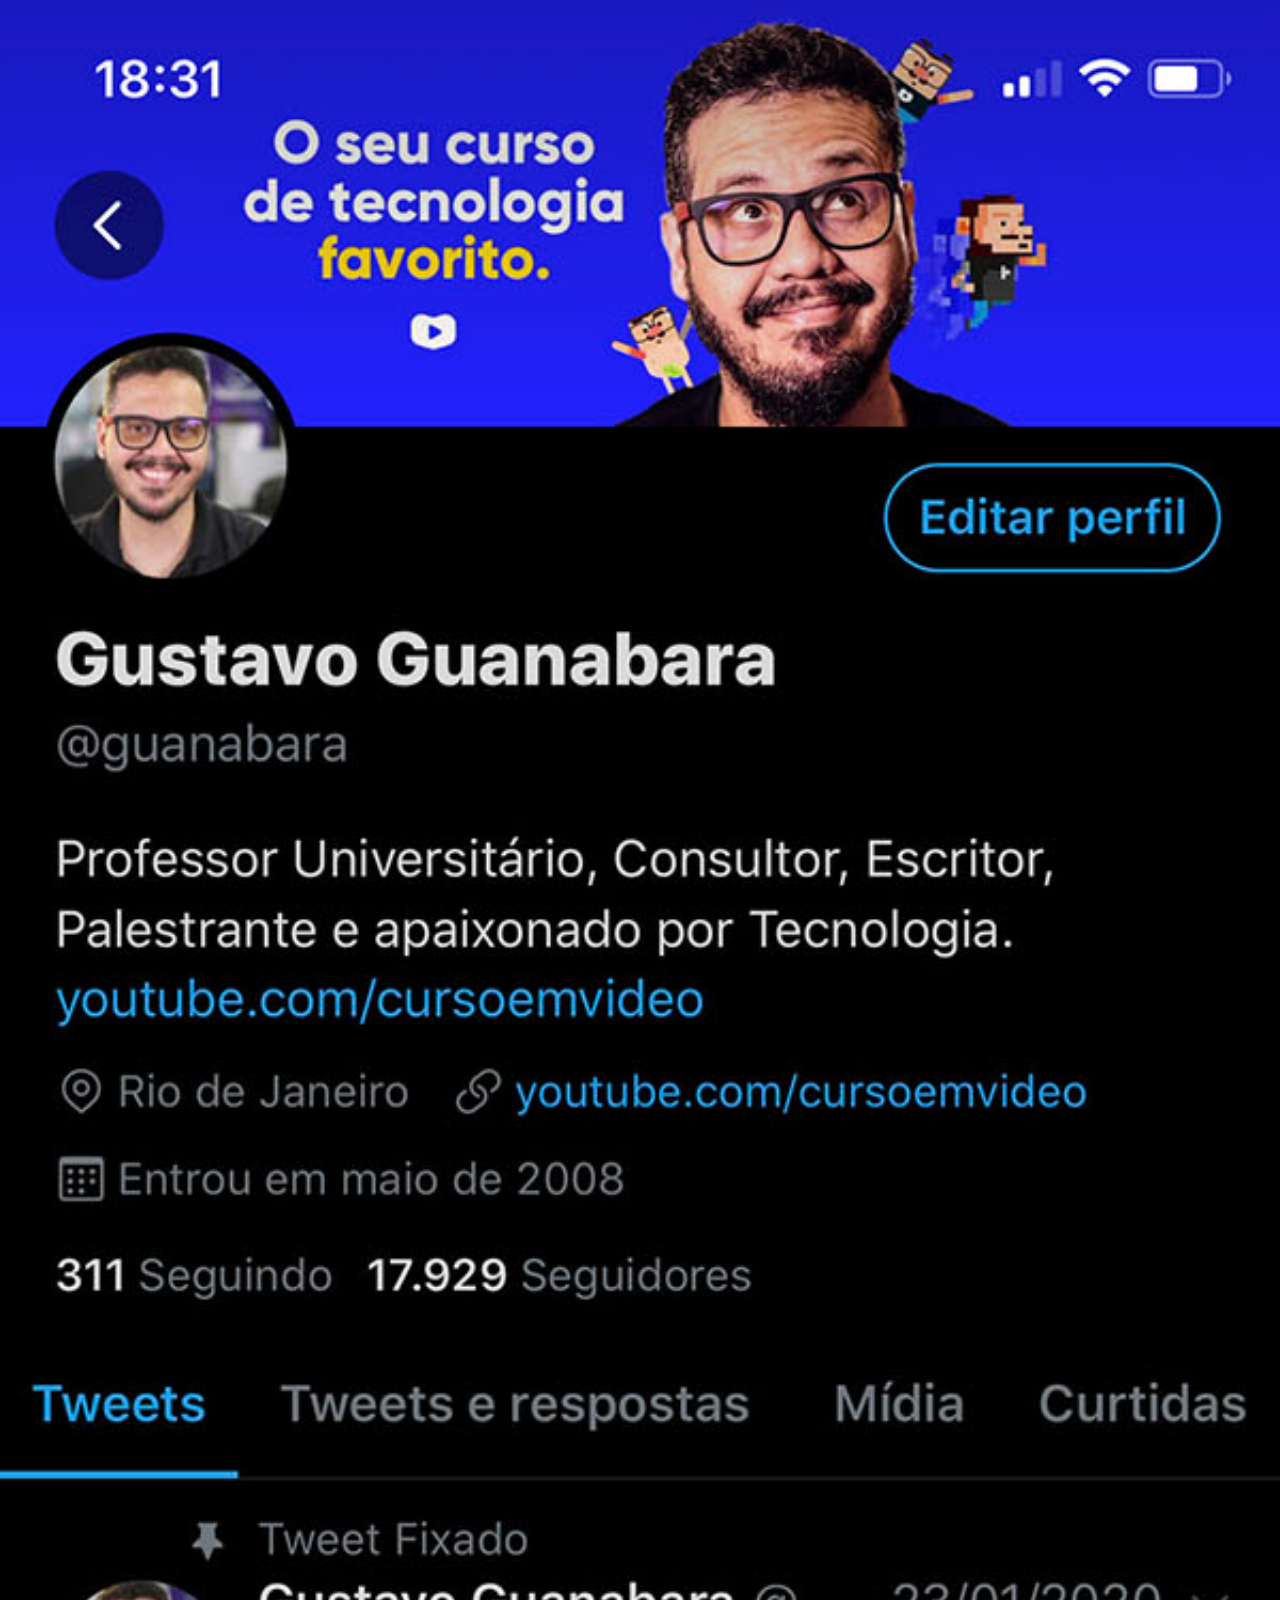
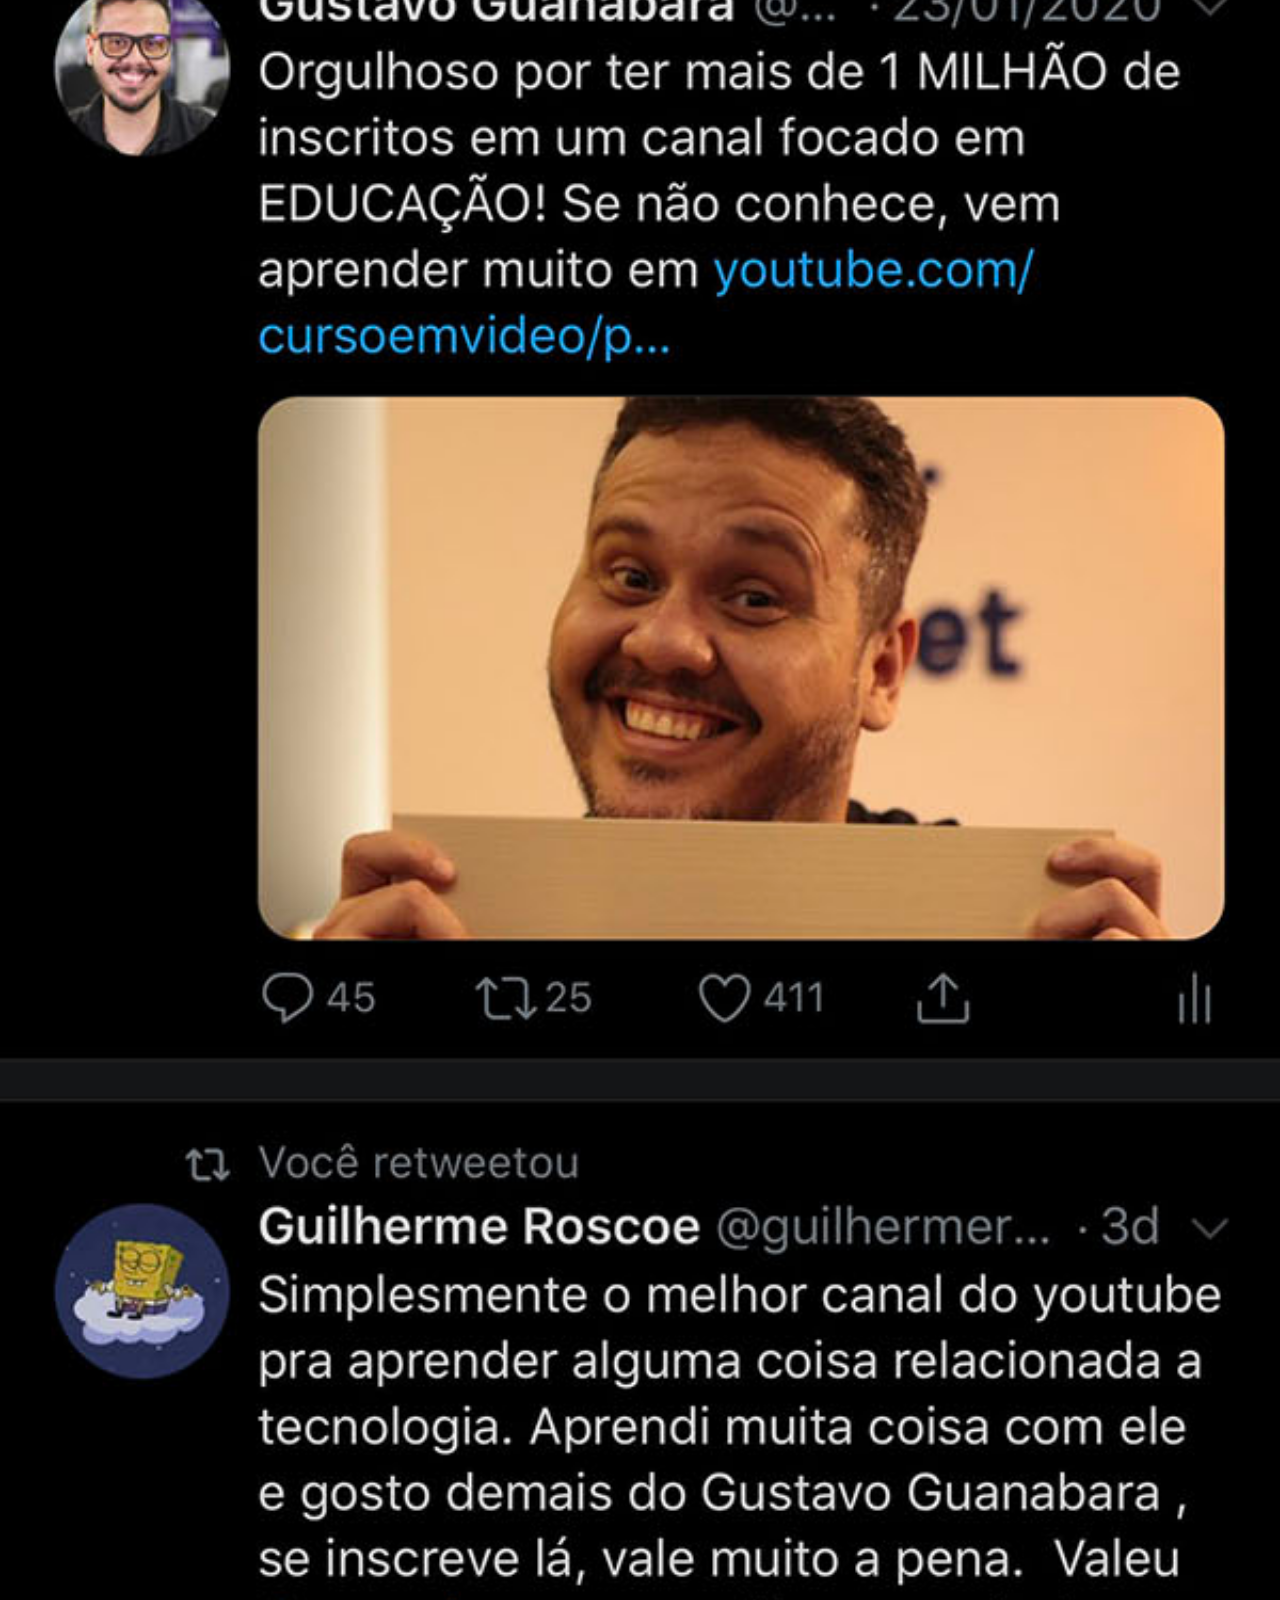
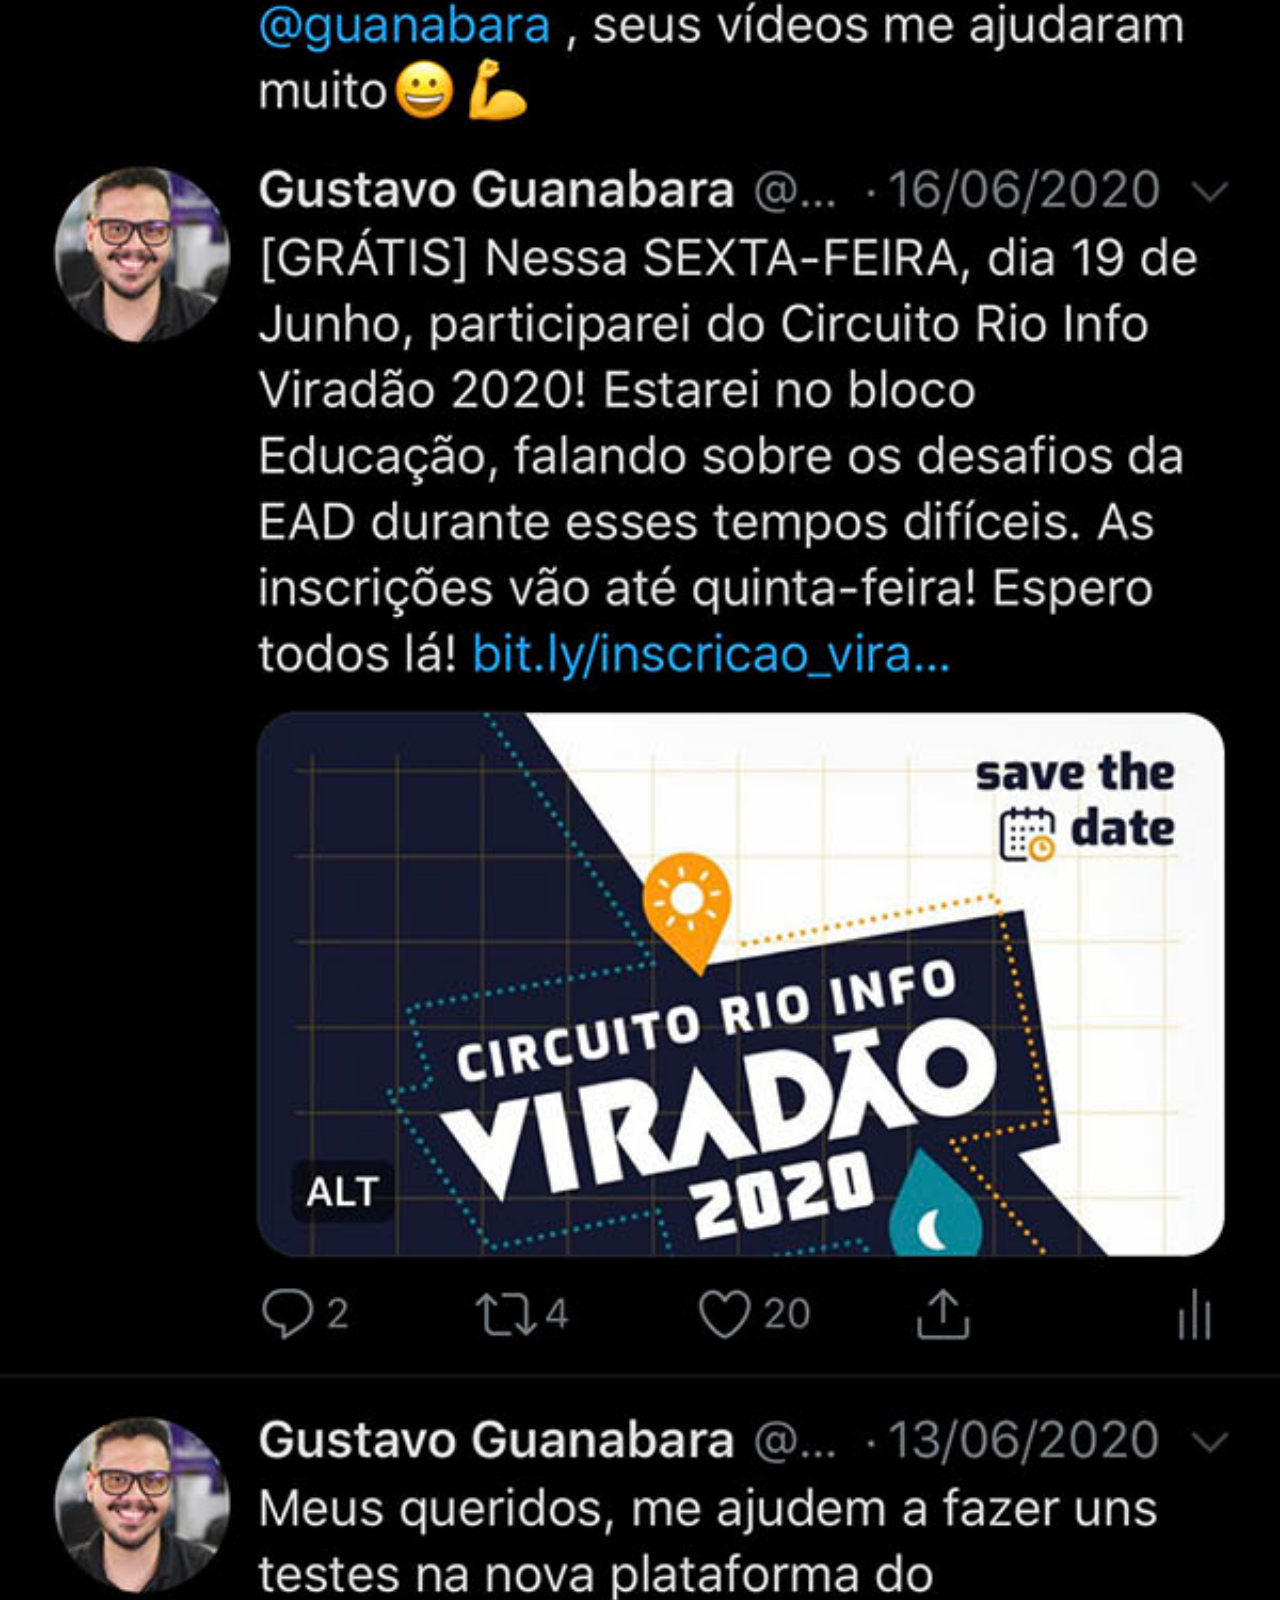
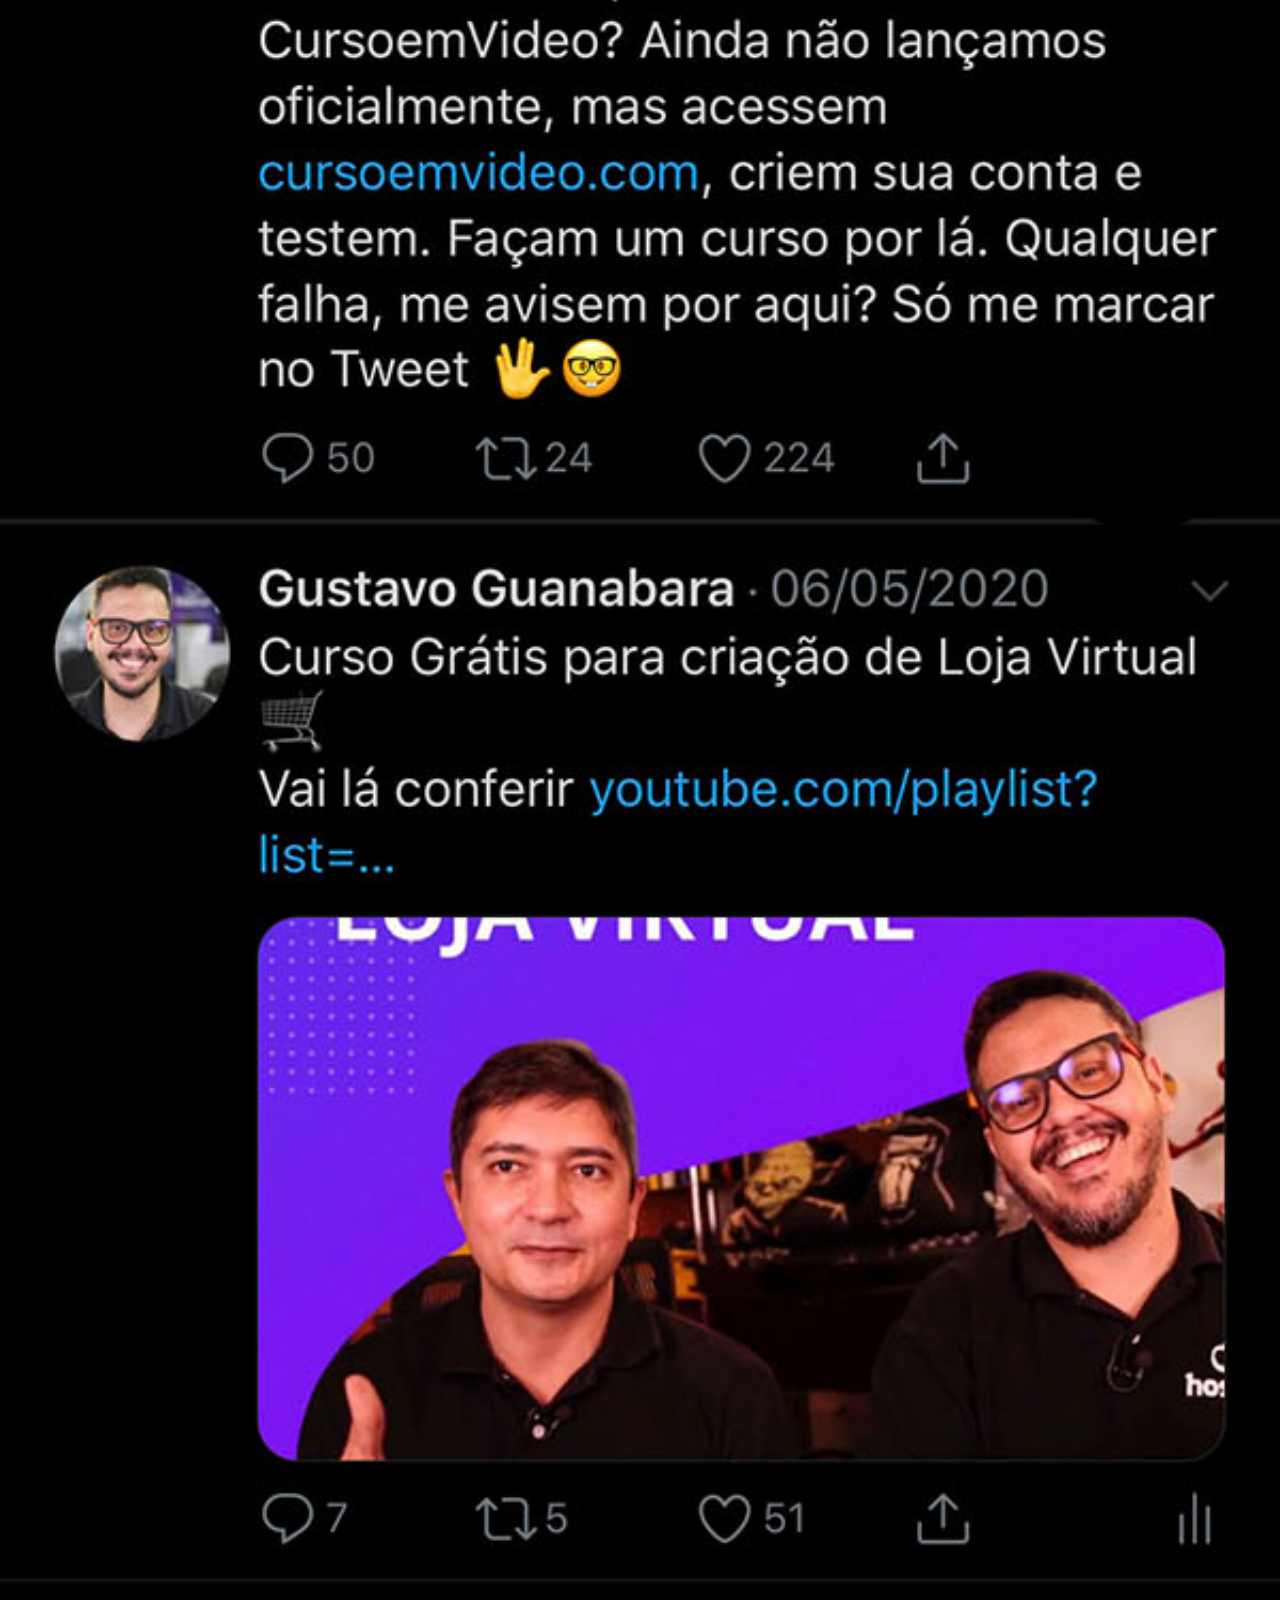
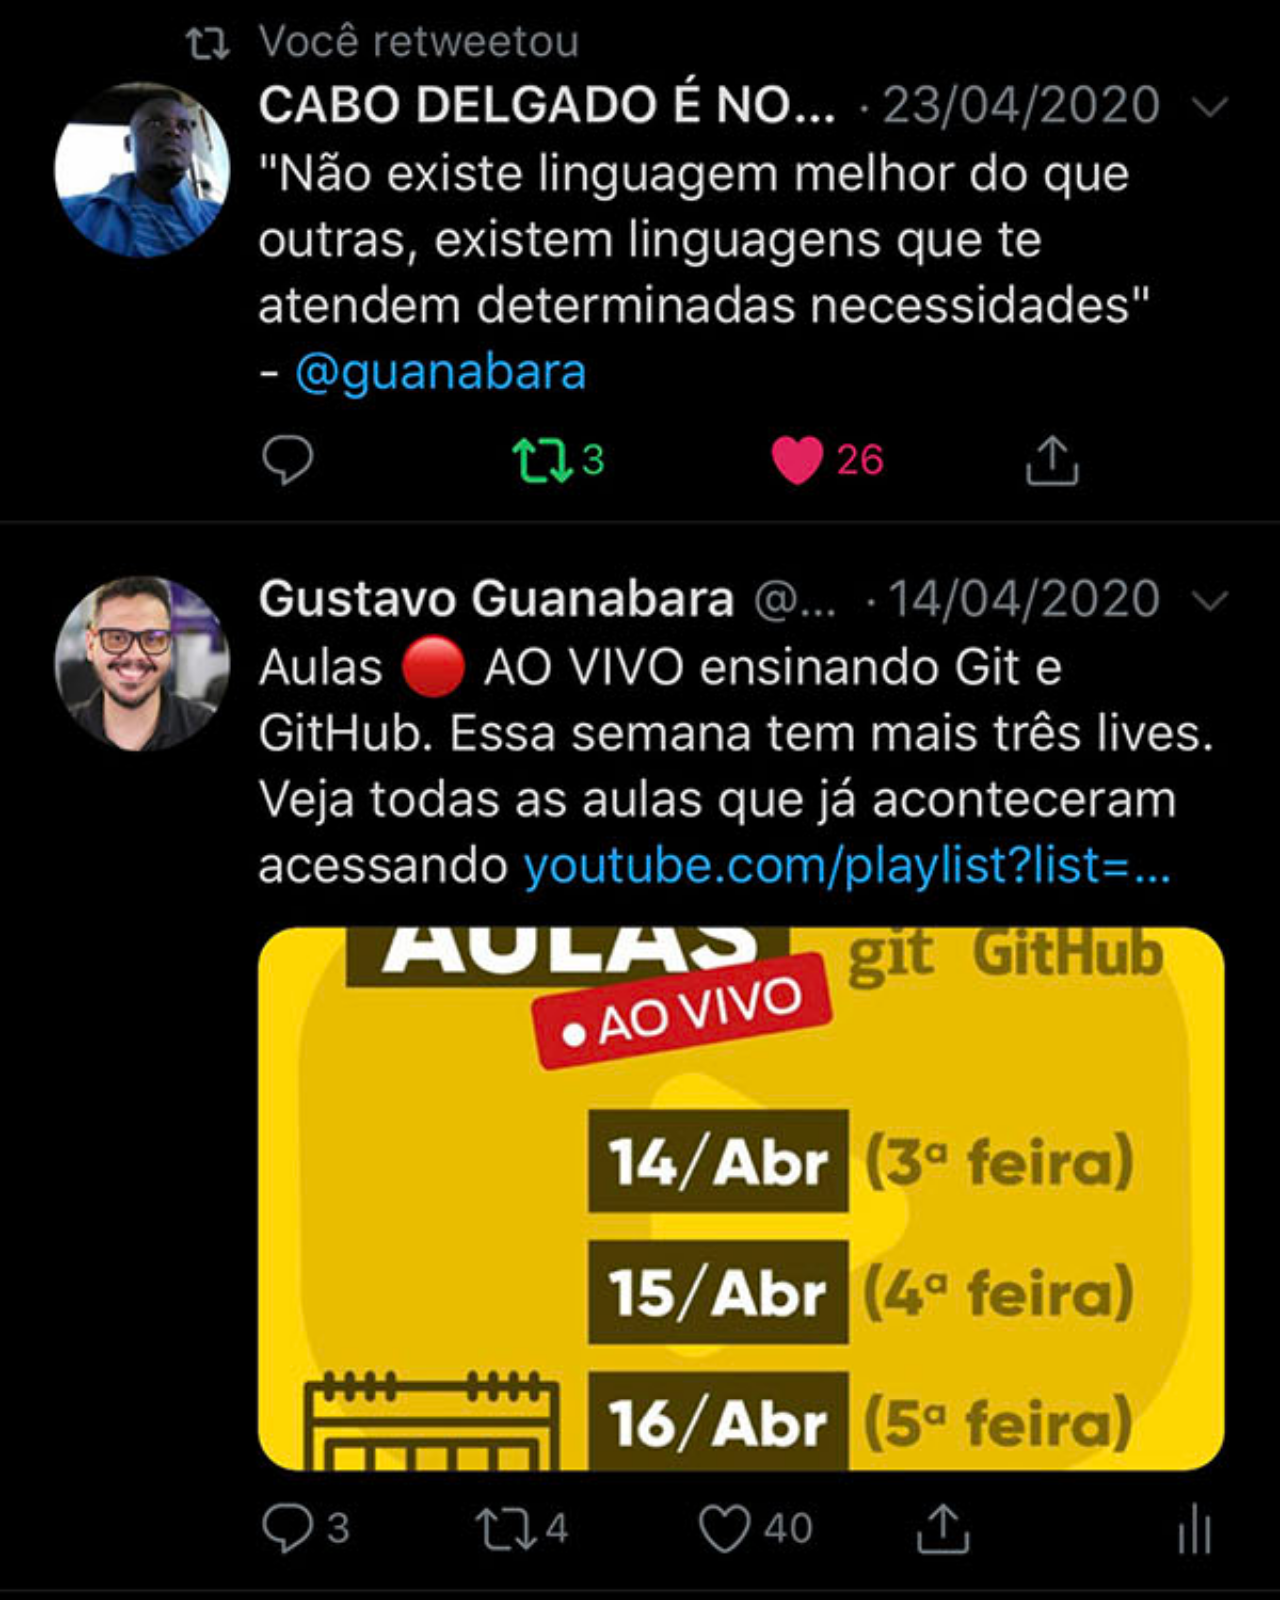
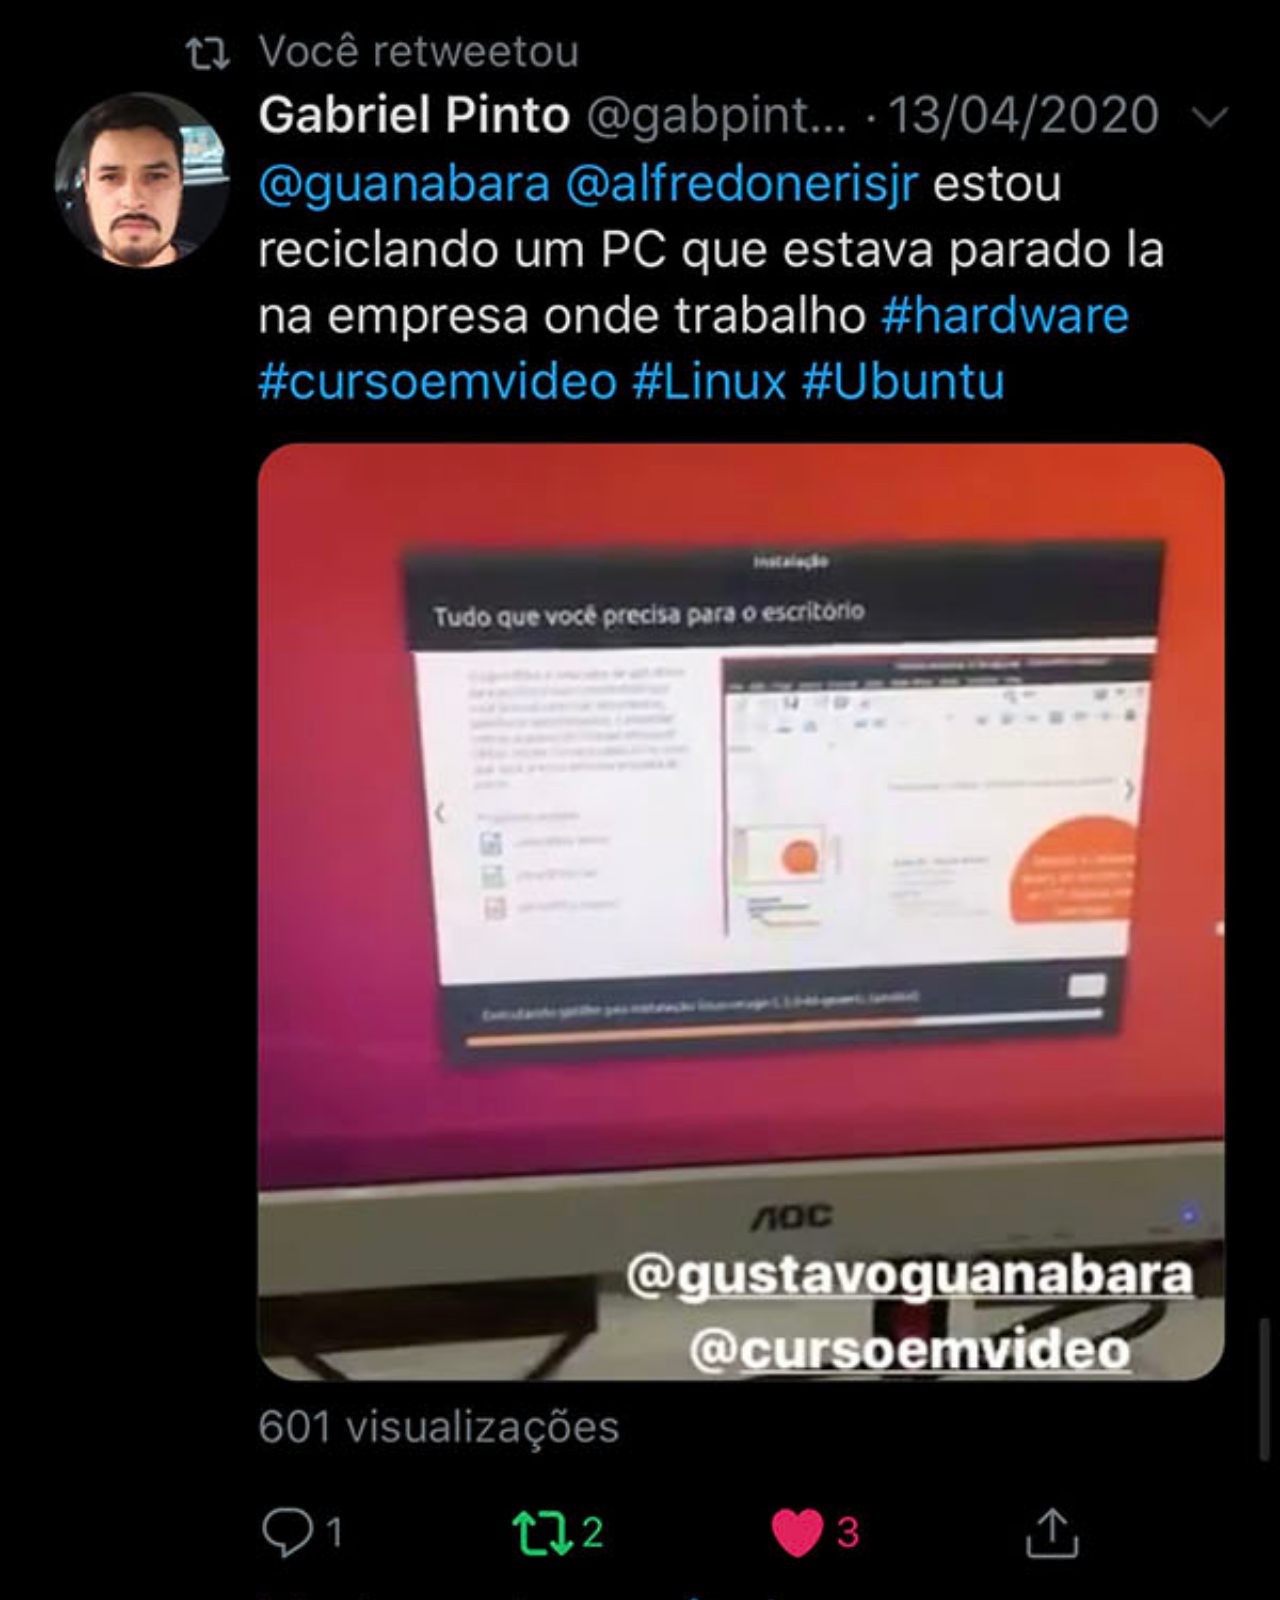
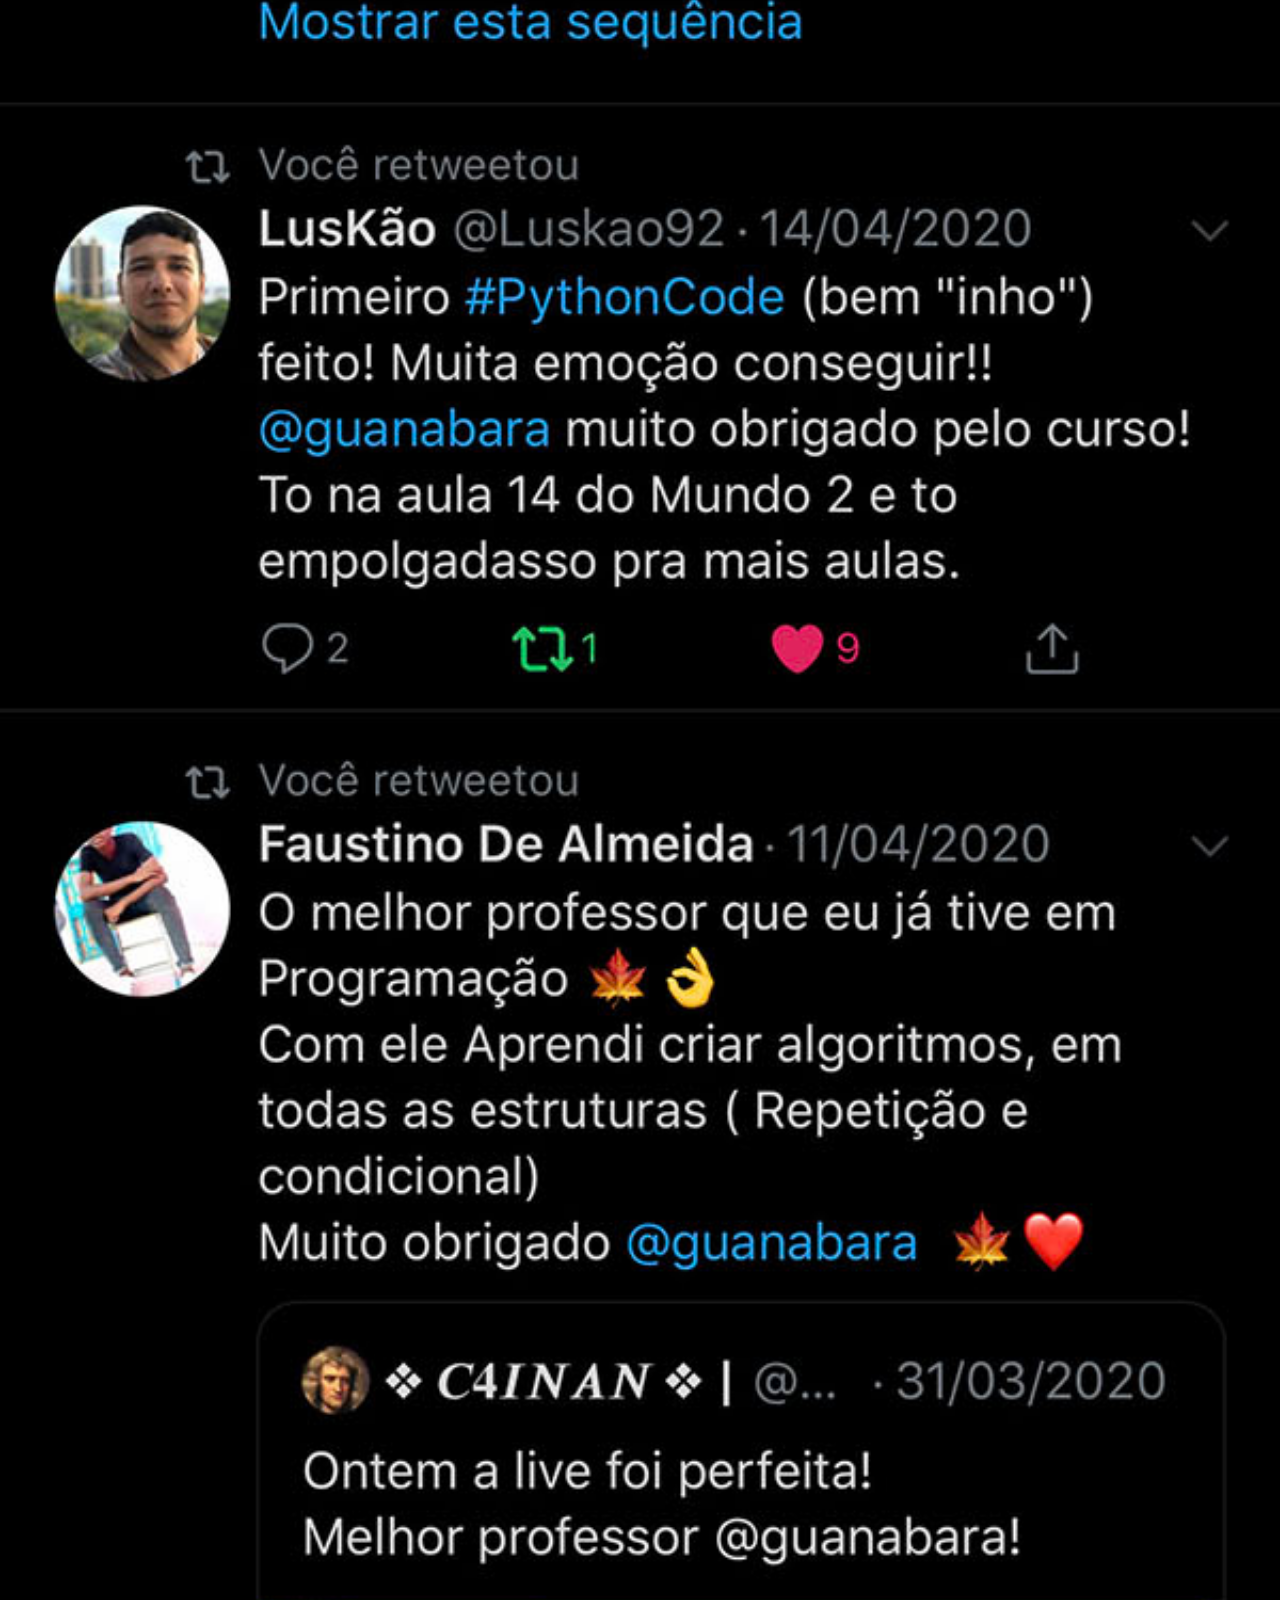
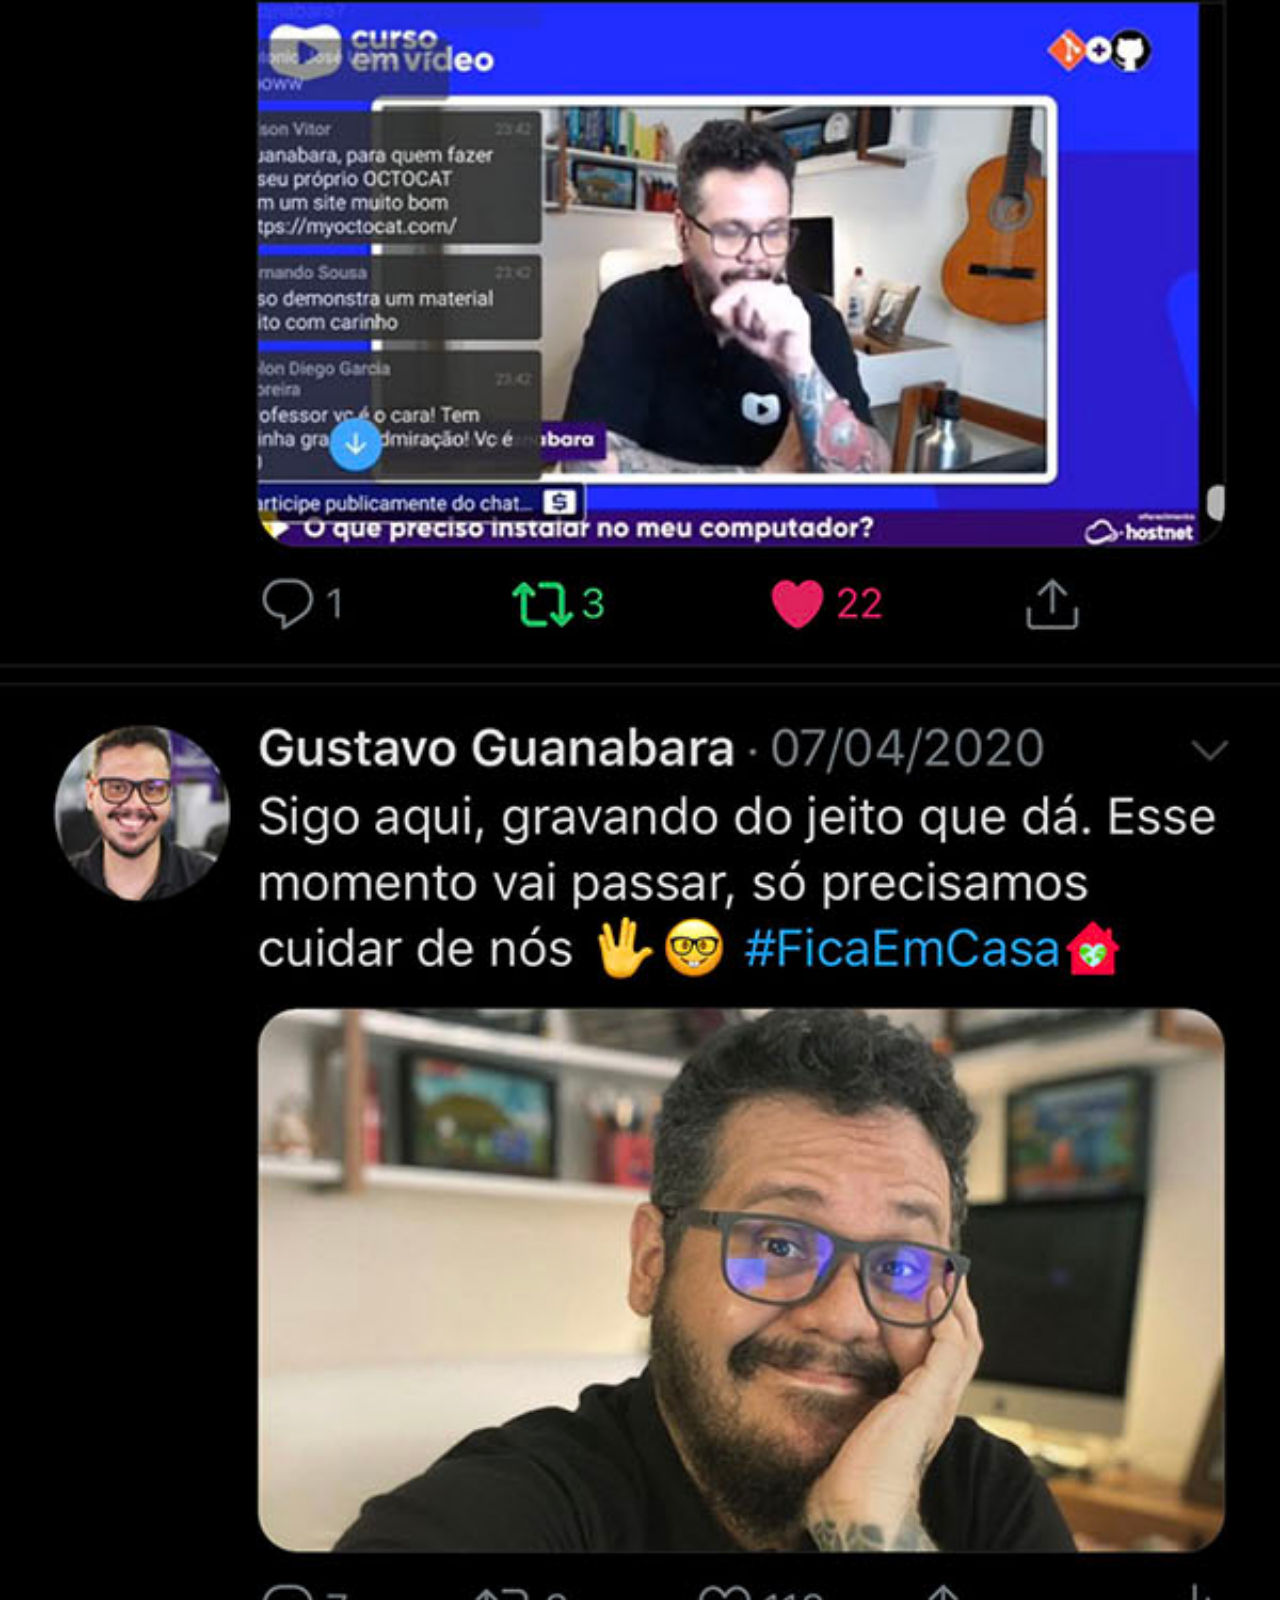
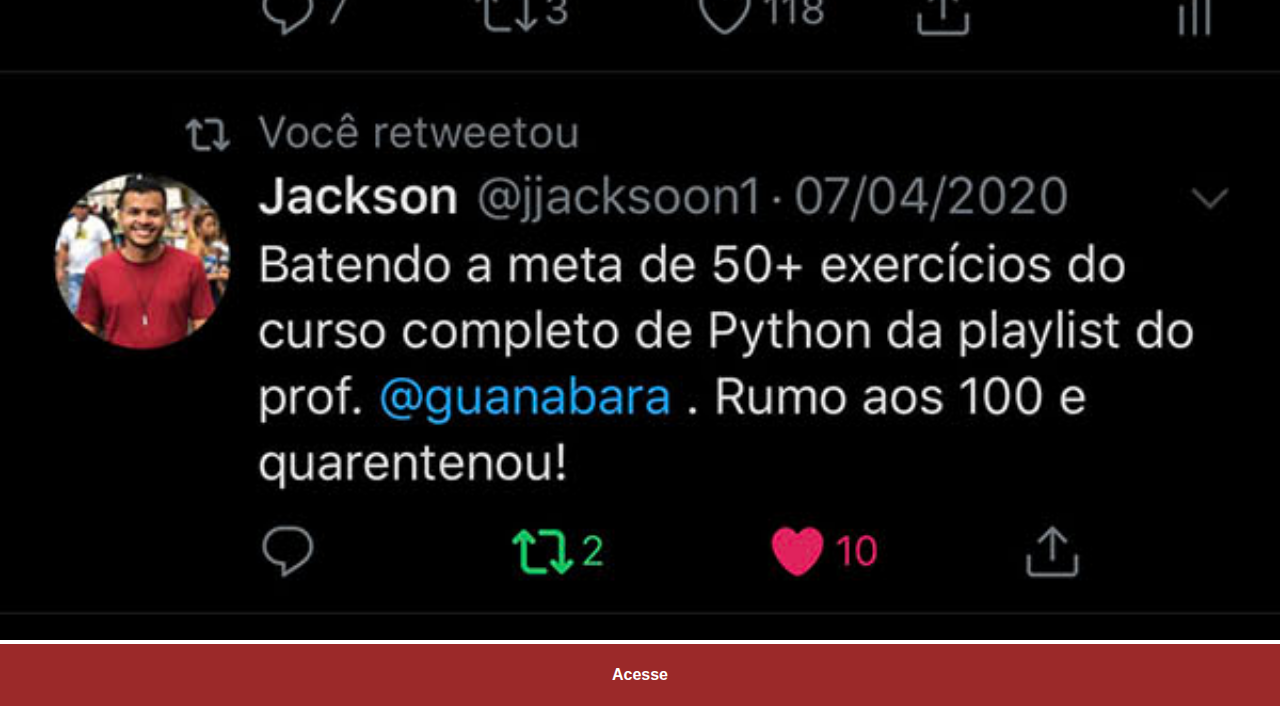
<file: projeto-social/twitter.html>
<!DOCTYPE html>
<html lang="en">
<head>
    <meta charset="UTF-8">
    <meta http-equiv="X-UA-Compatible" content="IE=edge">
    <meta name="viewport" content="width=device-width, initial-scale=1.0">
    <title>twitter</title>
    <link rel="stylesheet" href="estilo/socialstyle.css">
</head>
<body>
    <img src="imagens/tela-twitter.jpg" alt="twitter">
    <a href="https://twitter.com/RoOneArruda">Acesse</a>
</body>
</html>
</file>
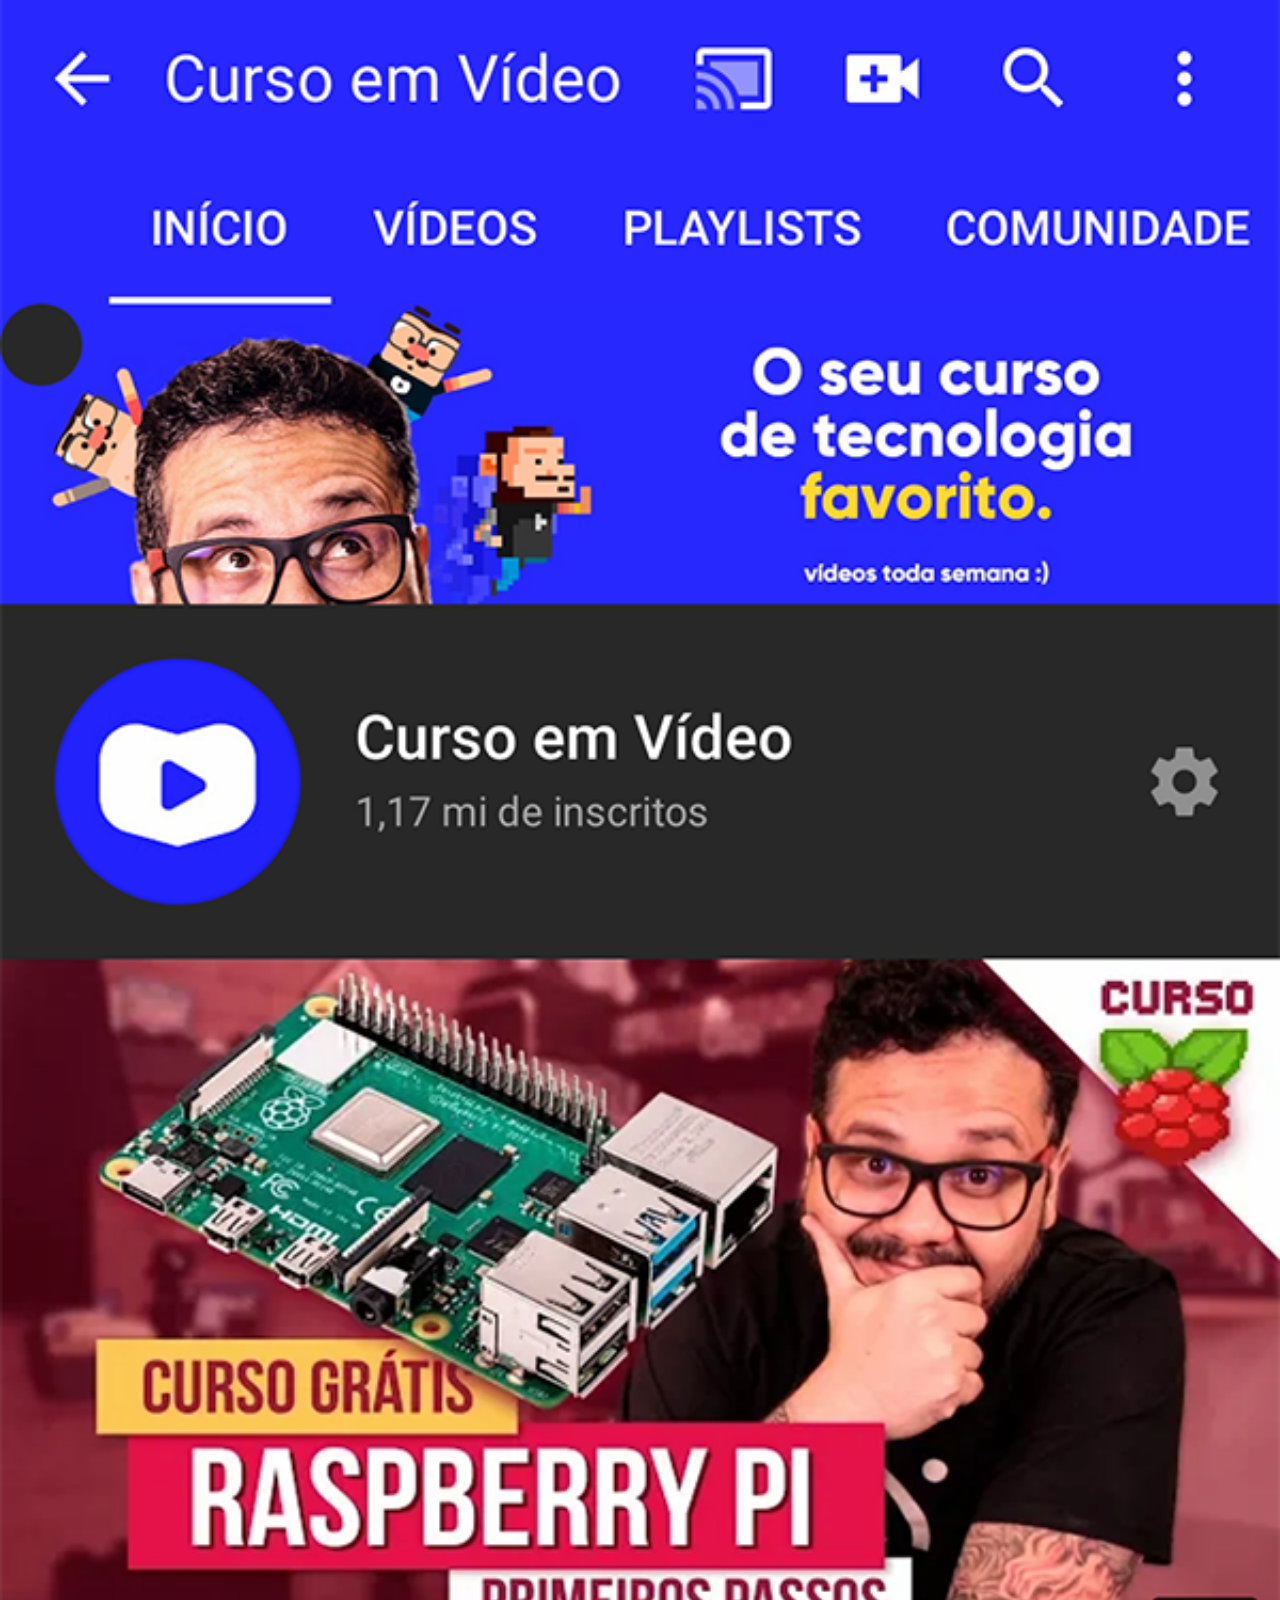
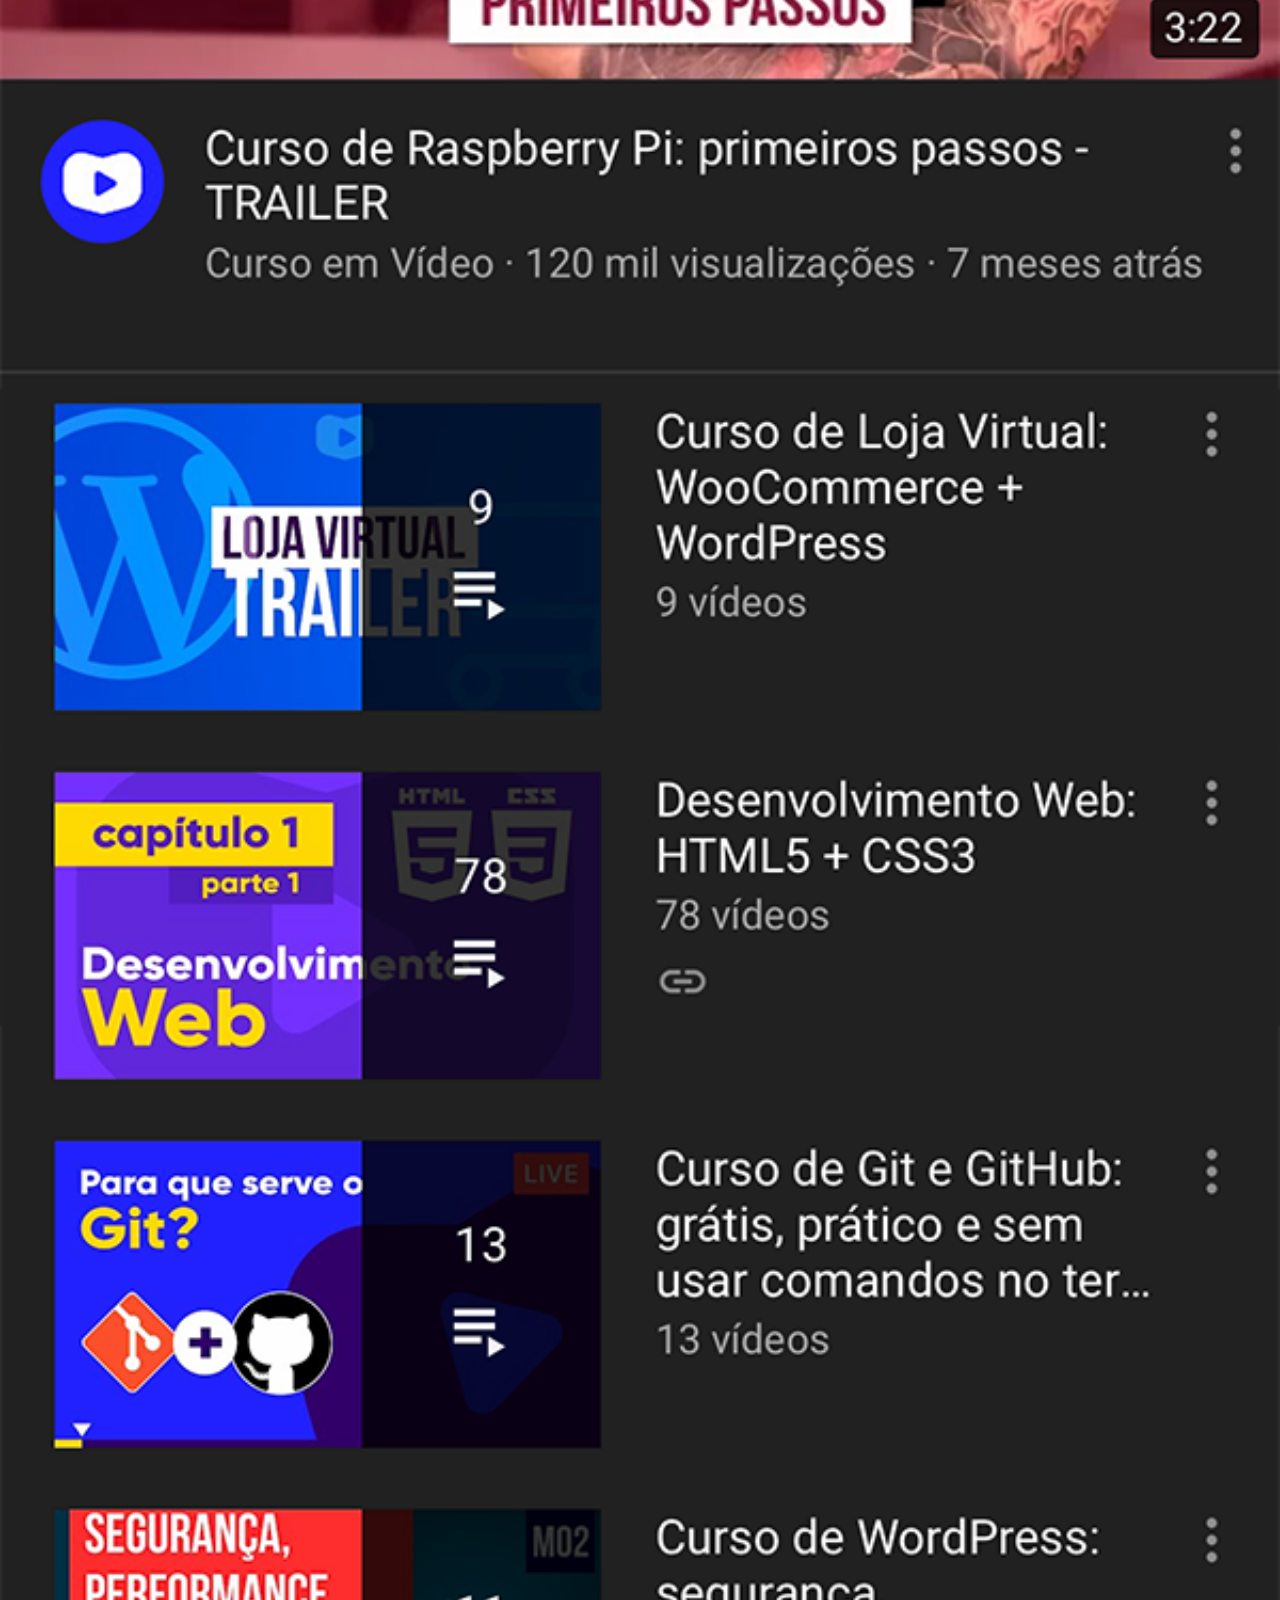
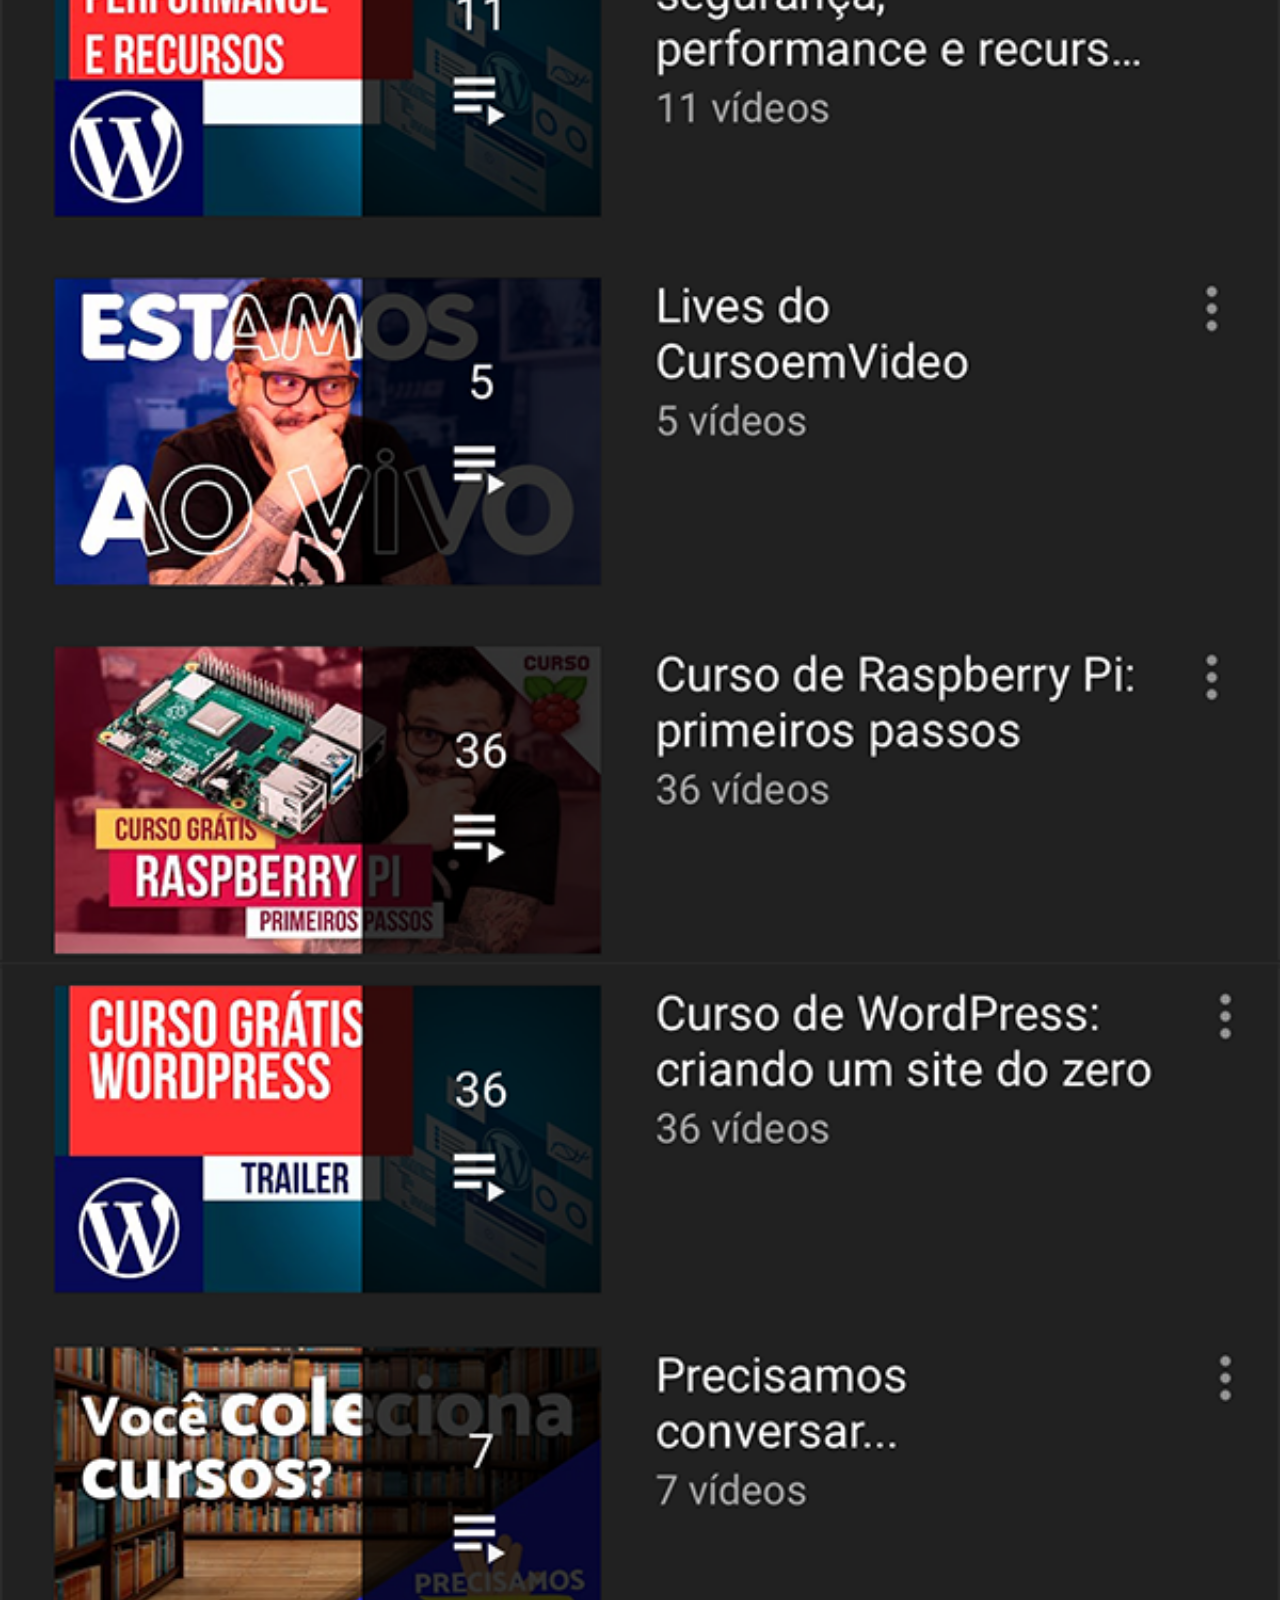
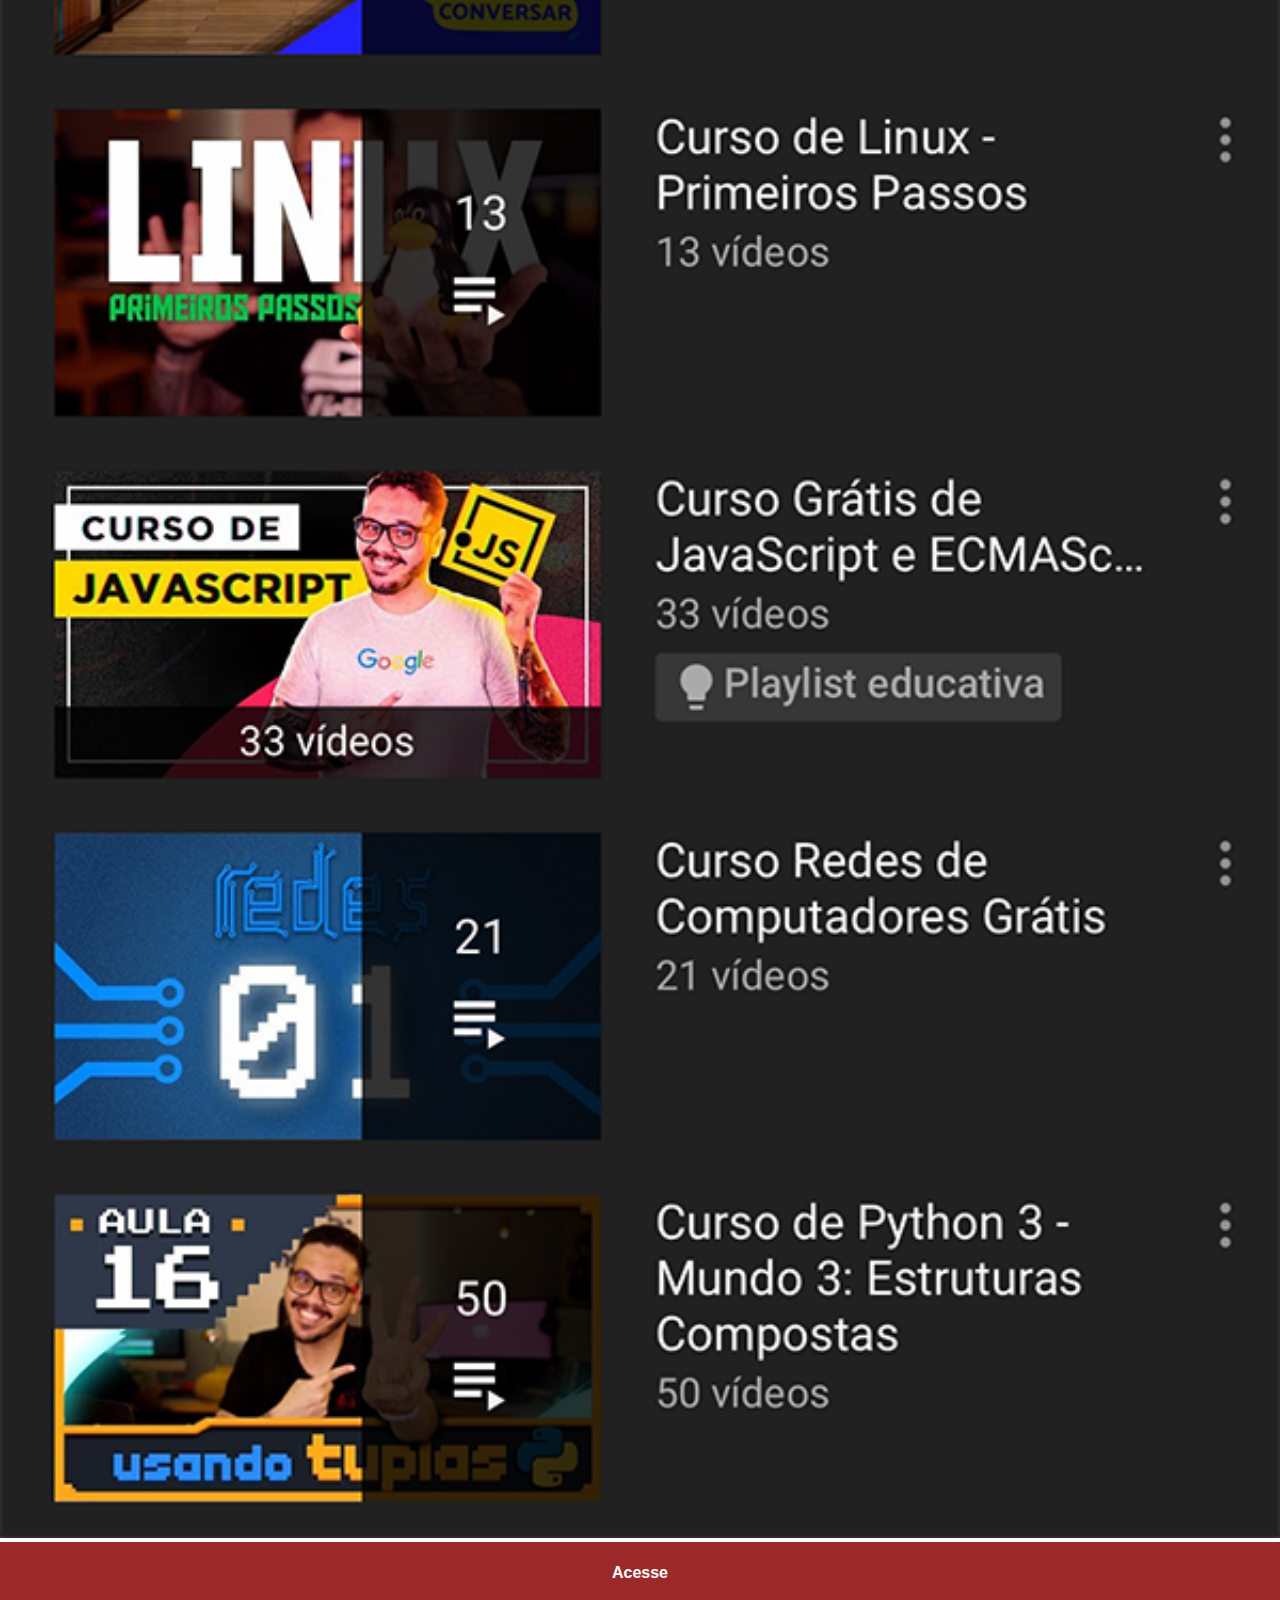
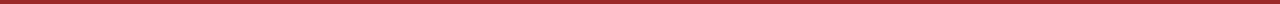
<file: projeto-social/youtube.html>
<!DOCTYPE html>
<html lang="en">
<head>
    <meta charset="UTF-8">
    <meta http-equiv="X-UA-Compatible" content="IE=edge">
    <meta name="viewport" content="width=device-width, initial-scale=1.0">
    <title>Document</title>
    <link rel="stylesheet" href="estilo/socialstyle.css">
</head>
<body>
    <img src="imagens/tela-youtube.png" alt="">
    <a href="https://www.youtube.com/channel/UCrWvhVmt0Qac3HgsjQK62FQ" target="_blank">Acesse</a>
</body>
</html>
</file>
<file: projeto-social/estilo/style.css>
@charset "utf-8";

    *{
        /*setar com margem zerada e padding zerado o projeto*/
        margin: 0px;
        padding: 0px;
        font-family: Arial, Helvetica, sans-serif;
    }

    body{
    /*usado o ../ antes da do caminho para voltar uma pasta*/
    background-image: url(../imagens/fundo-madeira.jpg);
    height: 100vh;
    width: 100vw;
    font-family: Arial, Helvetica, sans-serif; 
    background-size:cover;
    background-repeat: no-repeat;
    background-position: left center;
    background-attachment: fixed;
    
    }#celular{
        /*MANEIRA DE ALINHAR UMA DIV, FRAME, ITEM*/
        position: absolute;
        top: -8%;
        left: 50%;
        transform: translate(-50% , -50%);

        height: 657px;
        width: 311px;
        
    }main{
        height: 100vh;
        position: relative;

    }iframe#tela{
        position: relative;
        top: 552px ;
        left: 25px;
        height:466px ;
        width: 261px;
    }section#redes > a > img{
        /*arredeondando imagens quadradas com border radius*/
        width: 50px;
        margin: 10px;
        border-radius: 50%;
        box-shadow: 1px 5px 2px rgba(0, 0, 0, 0.575);
        box-sizing: border-box; /*propriedade para a bordar fazer parte do objeto*/
    }section#redes{
        text-align: right;
    }img.redes:hover{
        border: 2px solid rgba(255, 255, 255, 0.651) ; /*borda */
        transform: translate(-3px, -3px); /*movimentação do botão*/
        box-shadow: 5px 5px 10px rgba(0, 0, 0, 0.589); /*movimentação da sombra*/
        transition: transform 0.3s, border 0.2s; /*animação */
    }
</file>
<file: projeto-social/estilo/socialstyle.css>
@charset "utf-8";
*{
    margin: 0px;
    padding: 0px;
}
::-webkit-scrollbar{
    width: 0px;
    height: 0px;
}
img{
    width: 100vw;
}a{
    font-family: Arial, Helvetica, sans-serif;
    display: block;
    background-color: #9b2929;
    text-align: center;
    font-weight: bold;
    color: white;
    padding: 22px;
    text-decoration: none;
    
}a:hover{
    background-color: #eb7272;
}
</file>
